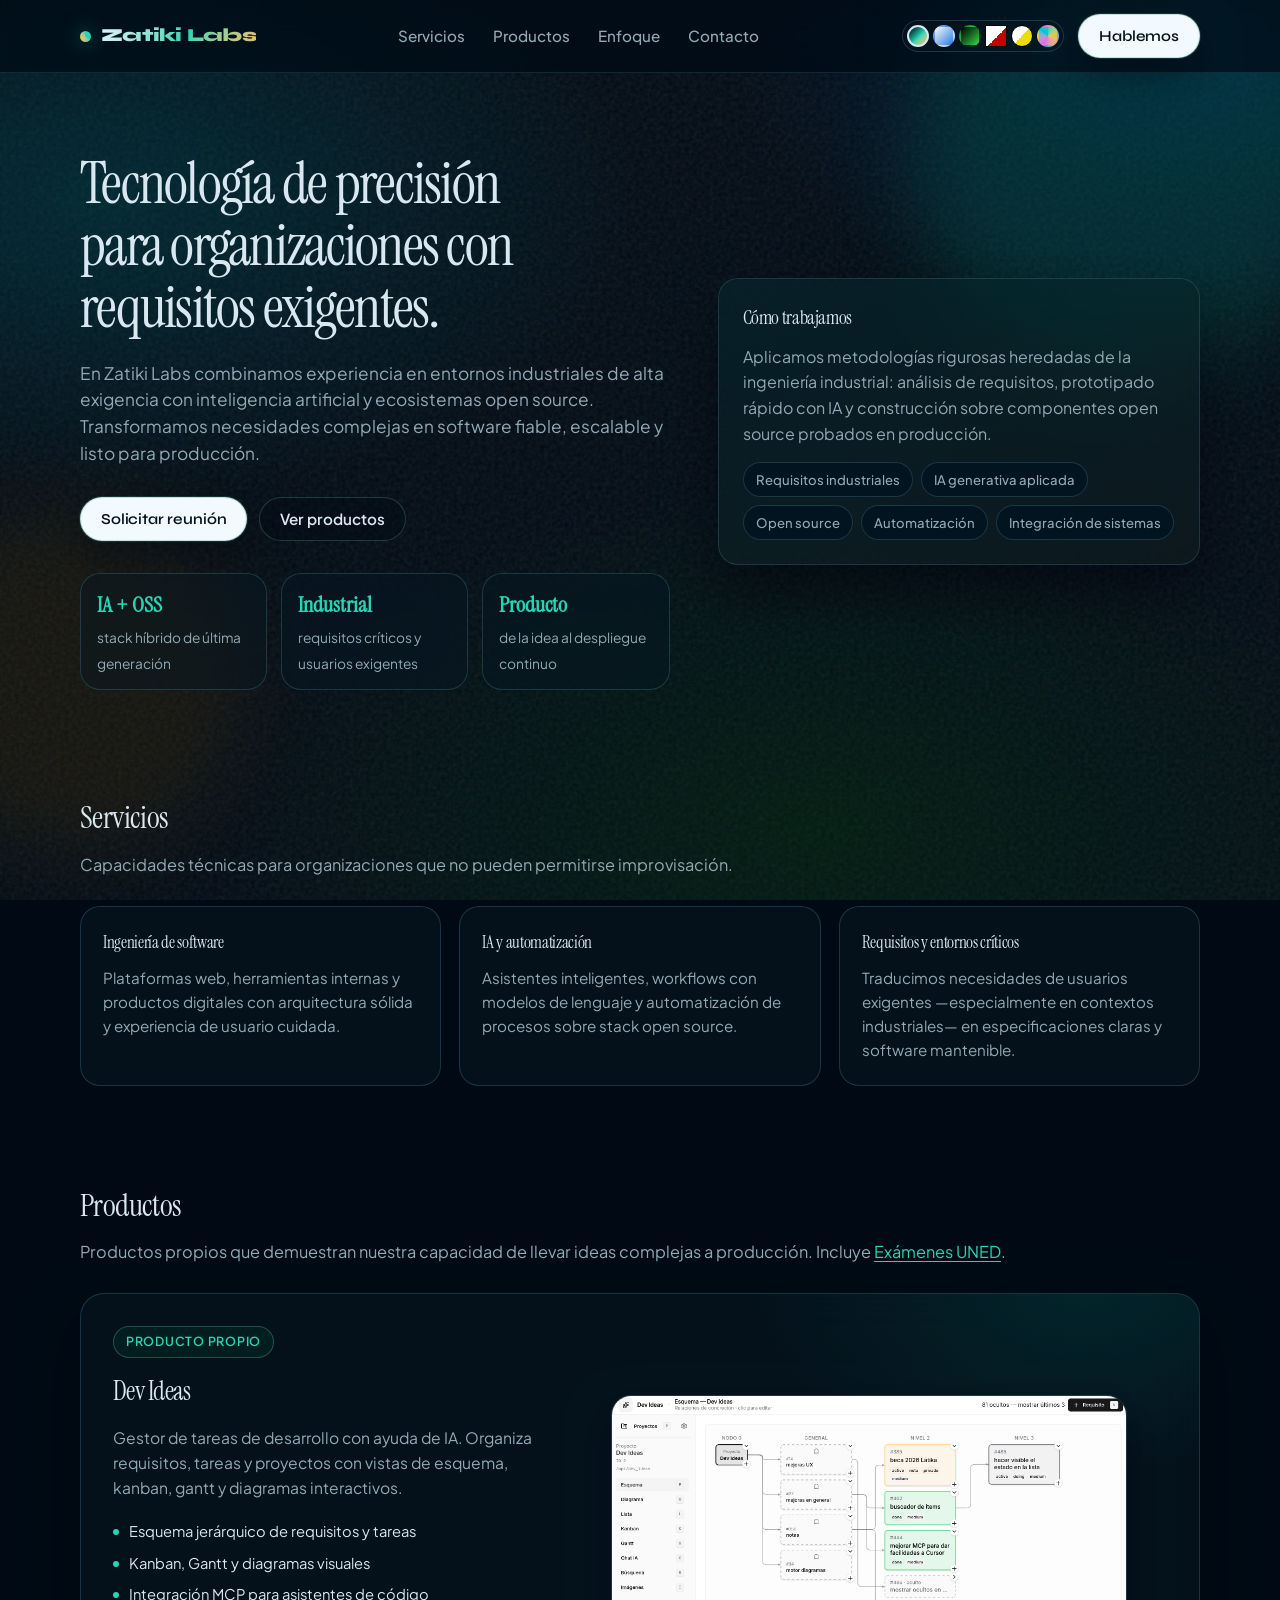
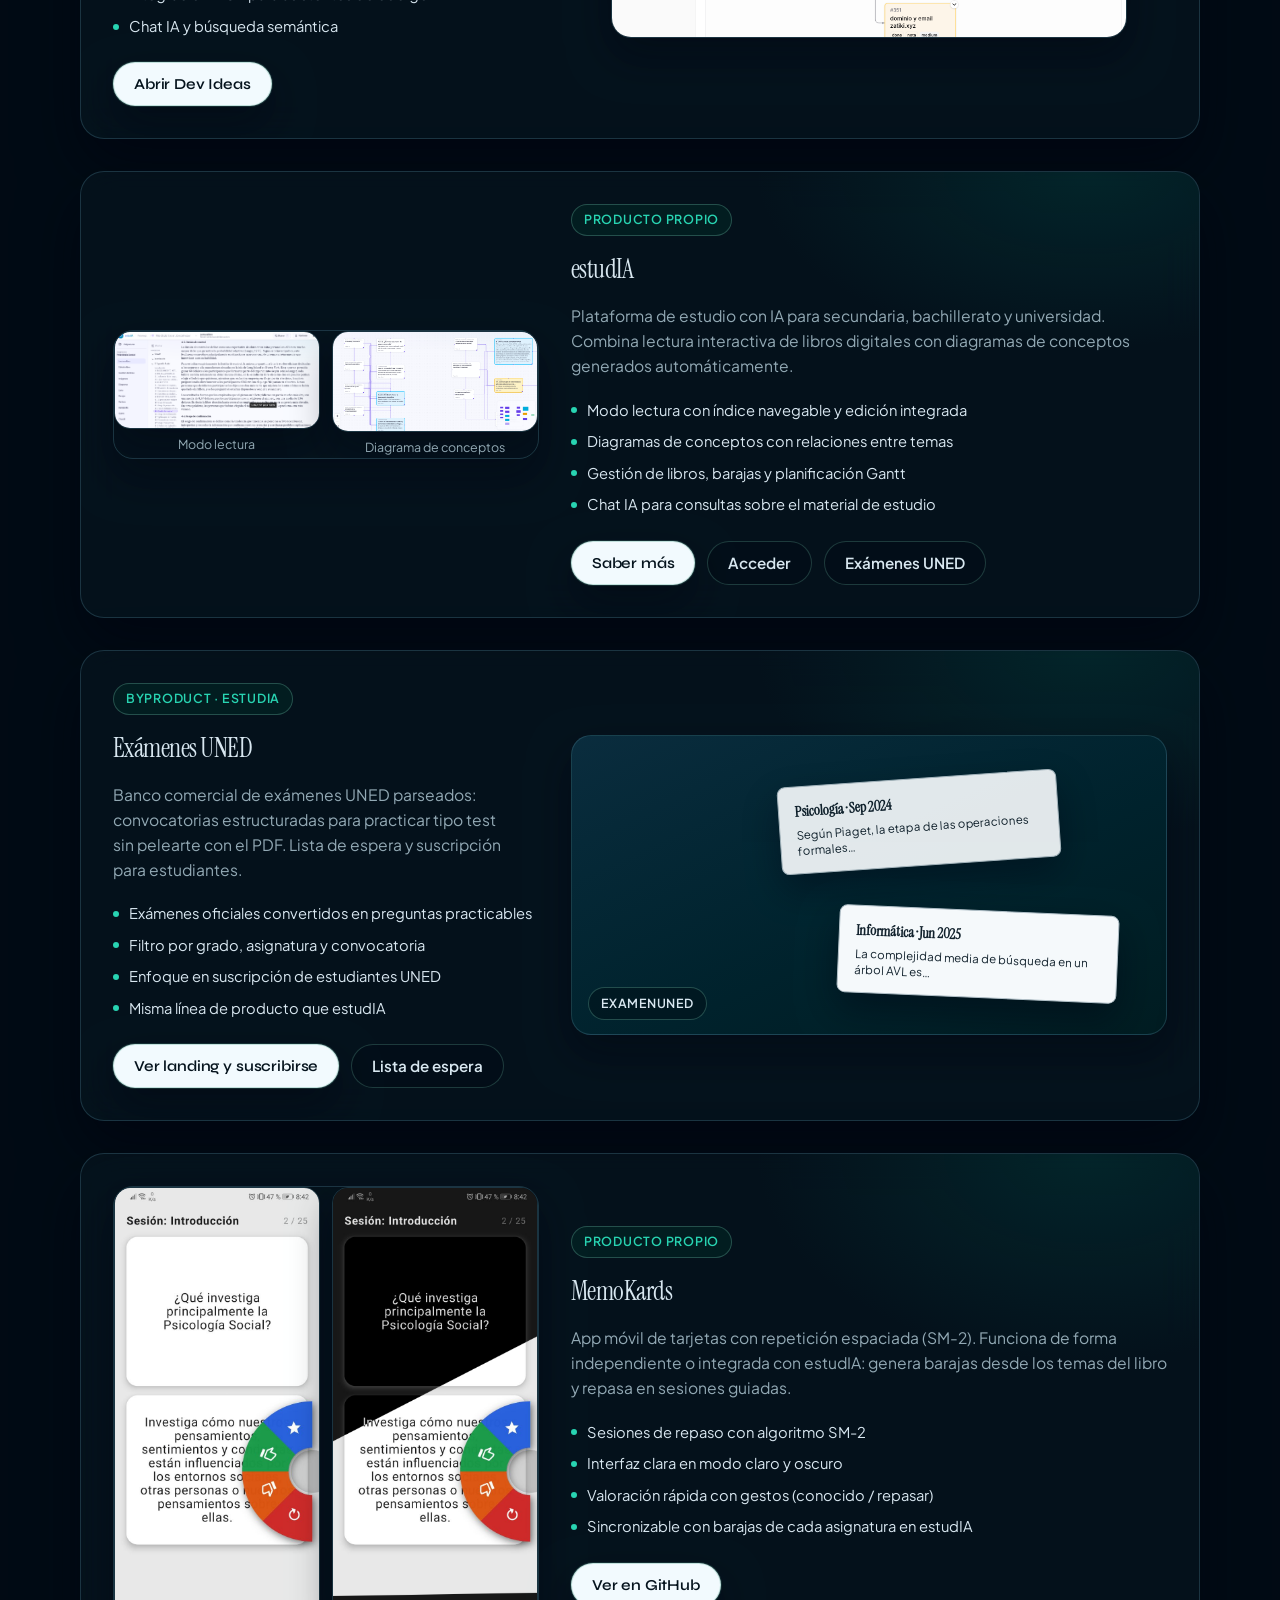
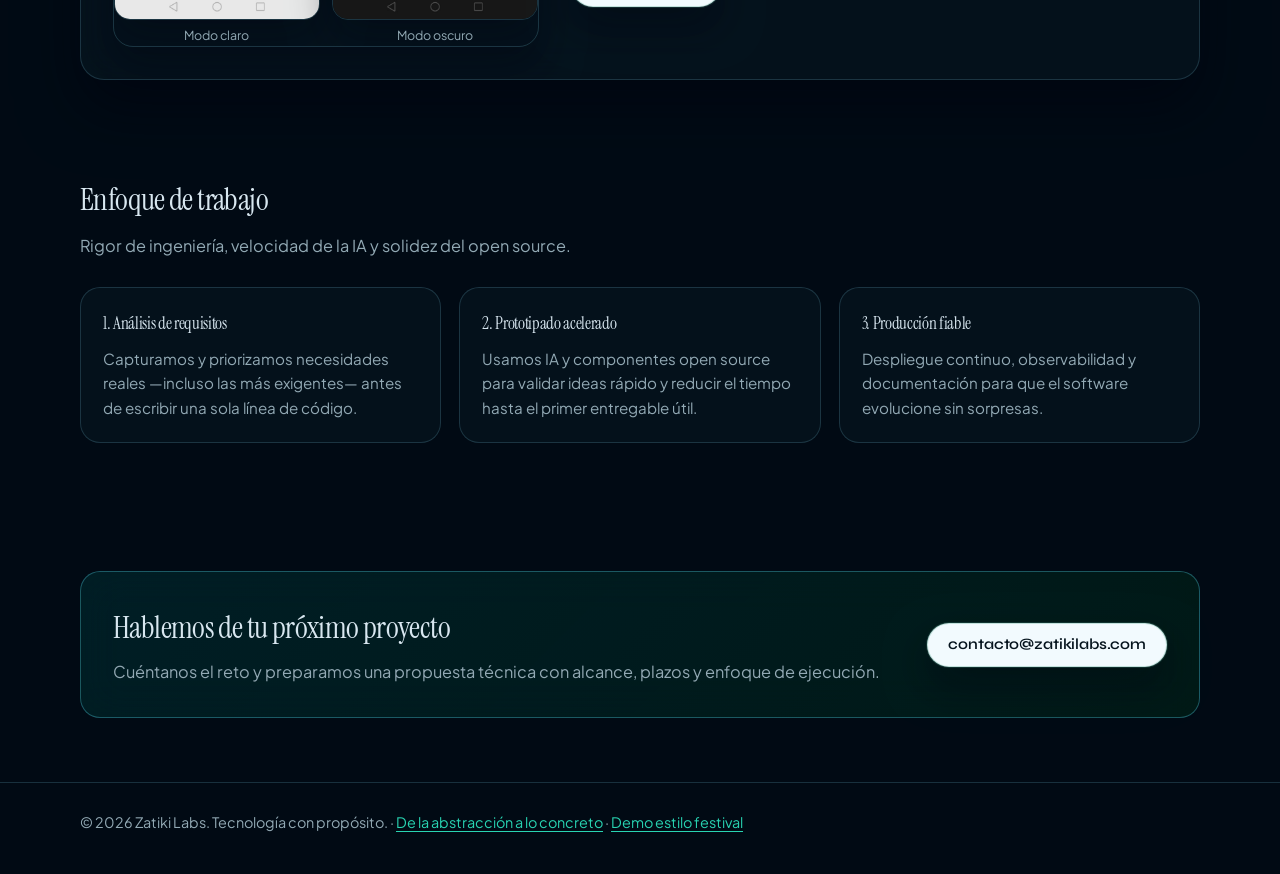
<file: index.html>
<!doctype html>
<html lang="es" data-theme="nocturne">
<head>
  <meta charset="utf-8">
  <meta name="viewport" content="width=device-width, initial-scale=1">
  <title>Zatiki Labs</title>
  <meta name="description" content="Zatiki Labs: ingeniería digital con IA y open source para organizaciones con requisitos exigentes. Experiencia en entornos industriales y productos propios de alto impacto.">
  <link rel="preconnect" href="https://fonts.googleapis.com">
  <link rel="preconnect" href="https://fonts.gstatic.com" crossorigin>
  <link href="https://fonts.googleapis.com/css2?family=Archivo+Black&family=Fraunces:ital,opsz,wght@9..144,500;9..144,700;9..144,800&family=IBM+Plex+Mono:wght@400;500;600;700&family=Instrument+Sans:ital,wght@0,400;0,500;0,600;0,700;1,400&family=Instrument+Serif:ital@0;1&family=Plus+Jakarta+Sans:ital,wght@0,400;0,500;0,600;0,700;1,400&family=Space+Grotesk:wght@500;600;700&family=Syne:wght@500;600;700;800&display=swap" rel="stylesheet">
  <style>
    @layer reset, tokens, base, layout, components, utilities;

    @layer tokens {
      @property --glow-angle {
        syntax: "<angle>";
        inherits: false;
        initial-value: 0deg;
      }

      @property --aurora-shift {
        syntax: "<percentage>";
        inherits: false;
        initial-value: 0%;
      }

      @property --mesh-hue {
        syntax: "<number>";
        inherits: false;
        initial-value: 200;
      }

      :root,
      [data-theme="luminous"] {
        color-scheme: light;
        --bg: oklch(98.5% 0.008 85);
        --bg-soft: oklch(96% 0.012 85);
        --surface: oklch(100% 0 0);
        --tx: oklch(22% 0.03 265);
        --muted: oklch(48% 0.03 265);
        --brand: oklch(58% 0.18 255);
        --brand-2: oklch(52% 0.22 285);
        --accent: oklch(62% 0.14 165);
        --line: oklch(88% 0.02 265);
        --shadow: 0 20px 50px oklch(30% 0.04 265 / 0.08);
        --shadow-lg: 0 32px 80px oklch(30% 0.06 265 / 0.12);
        --radius: 18px;
        --font-display: "Fraunces", Georgia, serif;
        --font-body: "Instrument Sans", system-ui, sans-serif;
        --bg-glow-1: oklch(88% 0.08 255 / 0.45);
        --bg-glow-2: oklch(90% 0.06 165 / 0.35);
        --card-overlay: linear-gradient(145deg, oklch(58% 0.18 255 / 0.06), oklch(62% 0.14 165 / 0.04));
        --product-glow: oklch(58% 0.18 255 / 0.08);
        --badge-bg: oklch(58% 0.18 255 / 0.1);
        --badge-border: oklch(58% 0.18 255 / 0.2);
        --cta-bg: linear-gradient(135deg, oklch(58% 0.18 255 / 0.08), oklch(62% 0.14 165 / 0.06));
        --btn-shadow: oklch(52% 0.22 285 / 0.28);
        --btn-shadow-hover: oklch(52% 0.22 285 / 0.35);
        --logo-glow: oklch(58% 0.18 255 / 0.5);
        --heading-gradient: linear-gradient(135deg, var(--tx) 30%, var(--brand) 100%);
        --btn-text: white;
        --header-bg: color-mix(in oklch, var(--surface) 82%, transparent);
        --glow-angle: 0deg;
        --aurora-shift: 0%;
        --mesh-hue: 200;
        --atmosphere: none;
        --atmosphere-grain-opacity: 0;
        --layout-hero: "default";
        --type-tracking: -0.02em;
        --type-transform: none;
        --btn-radius: var(--radius);
        --logo-gradient: none;
      }

      [data-theme="signal"] {
        color-scheme: dark;
        --bg: oklch(12% 0.03 145);
        --bg-soft: oklch(16% 0.04 145);
        --surface: oklch(14% 0.035 145);
        --tx: oklch(88% 0.18 145);
        --muted: oklch(62% 0.1 145);
        --brand: oklch(78% 0.22 145);
        --brand-2: oklch(72% 0.18 160);
        --accent: oklch(85% 0.2 130);
        --line: oklch(35% 0.08 145);
        --shadow: 0 0 0 1px oklch(78% 0.22 145 / 0.35);
        --shadow-lg: 0 0 40px oklch(78% 0.22 145 / 0.2);
        --radius: 2px;
        --font-display: "IBM Plex Mono", ui-monospace, monospace;
        --font-body: "IBM Plex Mono", ui-monospace, monospace;
        --bg-glow-1: oklch(40% 0.16 145 / 0.25);
        --bg-glow-2: oklch(30% 0.1 160 / 0.2);
        --card-overlay: linear-gradient(180deg, oklch(78% 0.22 145 / 0.06), transparent 40%);
        --product-glow: oklch(78% 0.22 145 / 0.15);
        --badge-bg: oklch(20% 0.06 145);
        --badge-border: oklch(78% 0.22 145);
        --cta-bg: oklch(16% 0.05 145);
        --btn-shadow: oklch(78% 0.22 145 / 0.4);
        --btn-shadow-hover: oklch(78% 0.22 145 / 0.6);
        --logo-glow: oklch(78% 0.22 145 / 0.8);
        --heading-gradient: none;
        --btn-text: oklch(12% 0.03 145);
        --header-bg: color-mix(in oklch, var(--bg) 88%, transparent);
        --layout-hero: "stack";
        --type-tracking: 0.04em;
        --type-transform: uppercase;
      }

      [data-theme="atelier"] {
        color-scheme: light;
        --bg: oklch(98% 0 0);
        --bg-soft: oklch(94% 0 0);
        --surface: oklch(100% 0 0);
        --tx: oklch(8% 0 0);
        --muted: oklch(40% 0 0);
        --brand: oklch(48% 0.24 25);
        --brand-2: oklch(35% 0.2 25);
        --accent: oklch(8% 0 0);
        --line: oklch(8% 0 0);
        --shadow: none;
        --shadow-lg: none;
        --radius: 0px;
        --font-display: "Archivo Black", Impact, sans-serif;
        --font-body: "Instrument Sans", system-ui, sans-serif;
        --bg-glow-1: transparent;
        --bg-glow-2: transparent;
        --card-overlay: none;
        --product-glow: transparent;
        --badge-bg: var(--brand);
        --badge-border: var(--tx);
        --cta-bg: oklch(96% 0 0);
        --btn-shadow: none;
        --btn-shadow-hover: none;
        --logo-glow: transparent;
        --heading-gradient: none;
        --btn-text: oklch(100% 0 0);
        --header-bg: var(--bg);
        --layout-hero: "split-reverse";
        --type-tracking: -0.04em;
        --type-transform: uppercase;
      }

      [data-theme="brutalist"] {
        color-scheme: light;
        --bg: oklch(100% 0 0);
        --bg-soft: oklch(96% 0 0);
        --surface: oklch(100% 0 0);
        --tx: oklch(10% 0 0);
        --muted: oklch(35% 0 0);
        --brand: oklch(88% 0.2 105);
        --brand-2: oklch(82% 0.22 100);
        --accent: oklch(10% 0 0);
        --line: oklch(10% 0 0);
        --shadow: 4px 4px 0 oklch(10% 0 0);
        --shadow-lg: 6px 6px 0 oklch(10% 0 0);
        --radius: 0px;
        --font-display: "Space Grotesk", system-ui, sans-serif;
        --font-body: "Space Grotesk", system-ui, sans-serif;
        --bg-glow-1: transparent;
        --bg-glow-2: transparent;
        --card-overlay: none;
        --product-glow: transparent;
        --badge-bg: var(--brand);
        --badge-border: oklch(10% 0 0);
        --cta-bg: var(--brand);
        --btn-shadow: none;
        --btn-shadow-hover: none;
        --logo-glow: transparent;
        --heading-gradient: none;
        --btn-text: oklch(10% 0 0);
        --header-bg: var(--surface);
        --layout-hero: "default";
        --type-tracking: -0.02em;
        --type-transform: uppercase;
      }

      [data-theme="prism"] {
        color-scheme: dark;
        --bg: oklch(18% 0.04 300);
        --bg-soft: oklch(22% 0.05 300);
        --surface: oklch(24% 0.05 300 / 0.72);
        --tx: oklch(97% 0.01 100);
        --muted: oklch(78% 0.04 300);
        --brand: oklch(72% 0.2 330);
        --brand-2: oklch(75% 0.18 200);
        --accent: oklch(85% 0.16 95);
        --line: oklch(55% 0.12 300 / 0.45);
        --shadow: 12px 18px 0 oklch(72% 0.2 330 / 0.35);
        --shadow-lg: 18px 28px 0 oklch(75% 0.18 200 / 0.3);
        --radius: 28px;
        --font-display: "Syne", system-ui, sans-serif;
        --font-body: "Instrument Sans", system-ui, sans-serif;
        --bg-glow-1: oklch(50% 0.2 330 / 0.4);
        --bg-glow-2: oklch(48% 0.16 200 / 0.35);
        --card-overlay: linear-gradient(135deg, oklch(72% 0.2 330 / 0.18), oklch(75% 0.18 200 / 0.12));
        --product-glow: oklch(72% 0.2 330 / 0.2);
        --badge-bg: oklch(72% 0.2 330 / 0.2);
        --badge-border: oklch(75% 0.18 200 / 0.5);
        --cta-bg: linear-gradient(120deg, oklch(72% 0.2 330 / 0.2), oklch(75% 0.18 200 / 0.18));
        --btn-shadow: oklch(72% 0.2 330 / 0.45);
        --btn-shadow-hover: oklch(75% 0.18 200 / 0.5);
        --logo-glow: oklch(85% 0.16 95 / 0.7);
        --heading-gradient: linear-gradient(110deg, oklch(97% 0.01 100), oklch(72% 0.2 330) 45%, oklch(75% 0.18 200));
        --btn-text: oklch(12% 0.02 300);
        --header-bg: color-mix(in oklch, var(--bg) 70%, transparent);
        --atmosphere: block;
        --atmosphere-grain-opacity: 0.12;
        --layout-hero: "skew";
        --type-tracking: -0.03em;
        --type-transform: none;
        --btn-radius: 999px;
      }

      /* Nocturne — atmósfera tipo estudIA /login (aurora + grain + orbs) */
      [data-theme="nocturne"] {
        color-scheme: dark;
        --bg: oklch(14% 0.03 240);
        --bg-soft: oklch(18% 0.035 235);
        --surface: oklch(20% 0.03 240 / 0.55);
        --tx: oklch(92% 0.02 230);
        --muted: oklch(72% 0.03 230);
        --brand: oklch(78% 0.14 175);
        --brand-2: oklch(82% 0.12 85);
        --accent: oklch(78% 0.14 175);
        --line: oklch(55% 0.06 220 / 0.35);
        --shadow: 0 18px 40px oklch(10% 0.04 240 / 0.45);
        --shadow-lg: 0 28px 60px oklch(8% 0.05 240 / 0.55);
        --radius: 20px;
        --font-display: "Instrument Serif", ui-serif, Georgia, serif;
        --font-body: "Plus Jakarta Sans", system-ui, sans-serif;
        --bg-glow-1: transparent;
        --bg-glow-2: transparent;
        --card-overlay: linear-gradient(160deg, oklch(45% 0.1 185 / 0.12), oklch(40% 0.08 85 / 0.06));
        --product-glow: oklch(45% 0.14 185 / 0.22);
        --badge-bg: oklch(30% 0.06 175 / 0.35);
        --badge-border: oklch(70% 0.08 175 / 0.35);
        --cta-bg: linear-gradient(135deg, oklch(28% 0.06 200 / 0.5), oklch(26% 0.08 160 / 0.4));
        --btn-shadow: oklch(10% 0.04 240 / 0.45);
        --btn-shadow-hover: oklch(12% 0.05 240 / 0.55);
        --logo-glow: oklch(78% 0.14 175 / 0.55);
        --heading-gradient: none;
        --btn-text: oklch(18% 0.03 240);
        --header-bg: color-mix(in oklch, var(--bg) 72%, transparent);
        --atmosphere: block;
        --atmosphere-grain-opacity: 0.18;
        --layout-hero: "nocturne";
        --type-tracking: -0.02em;
        --type-transform: none;
        --btn-radius: 999px;
        --logo-gradient: linear-gradient(120deg, oklch(96% 0.02 230), var(--brand) 55%, var(--brand-2));
      }

      :root {
        --max: 1120px;
      }
    }

    @layer reset {
      *, *::before, *::after { box-sizing: border-box; }
    }

    @layer base {
      body {
        margin: 0;
        font-family: var(--font-body);
        color: var(--tx);
        background:
          radial-gradient(ellipse 80% 50% at 90% -5%, var(--bg-glow-1), transparent 55%),
          radial-gradient(ellipse 60% 40% at -5% 40%, var(--bg-glow-2), transparent 50%),
          var(--bg);
        line-height: 1.6;
        text-rendering: optimizeLegibility;
        -webkit-font-smoothing: antialiased;
        transition: background 400ms ease, color 300ms ease;
        position: relative;
        isolation: isolate;
      }

      .atmosphere {
        display: var(--atmosphere, none);
        position: fixed;
        inset: 0;
        z-index: -1;
        pointer-events: none;
        overflow: hidden;
      }

      .atmosphere-aurora {
        position: absolute;
        inset: -20%;
        background:
          radial-gradient(ellipse 50% 40% at calc(20% + var(--aurora-shift)) 30%, oklch(35% 0.12 200 / 0.45), transparent 60%),
          radial-gradient(ellipse 45% 35% at calc(80% - var(--aurora-shift)) 20%, oklch(32% 0.1 250 / 0.4), transparent 55%),
          radial-gradient(ellipse 55% 45% at 60% calc(80% - var(--aurora-shift)), oklch(28% 0.14 160 / 0.35), transparent 60%);
        animation: aurora-drift 18s ease-in-out infinite alternate;
      }

      [data-theme="prism"] .atmosphere-aurora {
        background:
          radial-gradient(ellipse 50% 40% at calc(15% + var(--aurora-shift)) 25%, oklch(45% 0.2 330 / 0.4), transparent 60%),
          radial-gradient(ellipse 45% 35% at calc(85% - var(--aurora-shift)) 15%, oklch(42% 0.16 200 / 0.35), transparent 55%),
          radial-gradient(ellipse 55% 45% at 55% 75%, oklch(48% 0.14 95 / 0.25), transparent 60%);
      }

      .atmosphere-grain {
        position: absolute;
        inset: 0;
        opacity: var(--atmosphere-grain-opacity, 0);
        mix-blend-mode: overlay;
        background-image: url("data:image/svg+xml,%3Csvg viewBox='0 0 256 256' xmlns='http://www.w3.org/2000/svg'%3E%3Cfilter id='n'%3E%3CfeTurbulence type='fractalNoise' baseFrequency='0.85' numOctaves='4' stitchTiles='stitch'/%3E%3C/filter%3E%3Crect width='100%25' height='100%25' filter='url(%23n)' opacity='0.55'/%3E%3C/svg%3E");
      }

      .atmosphere-orb {
        position: absolute;
        border-radius: 50%;
        filter: blur(40px);
        opacity: 0.55;
      }

      .atmosphere-orb-a {
        width: min(42vw, 28rem);
        height: min(42vw, 28rem);
        top: -8%;
        right: -6%;
        background: oklch(45% 0.16 185 / 0.5);
        animation: aurora-drift 22s ease-in-out infinite alternate-reverse;
      }

      .atmosphere-orb-b {
        width: min(36vw, 22rem);
        height: min(36vw, 22rem);
        bottom: 5%;
        left: -8%;
        background: oklch(40% 0.12 85 / 0.35);
        animation: aurora-drift 16s ease-in-out infinite alternate;
      }

      [data-theme="prism"] .atmosphere-orb-a {
        background: oklch(55% 0.22 330 / 0.45);
      }

      [data-theme="prism"] .atmosphere-orb-b {
        background: oklch(50% 0.18 200 / 0.4);
      }

      @keyframes aurora-drift {
        from { transform: translate3d(0, 0, 0) scale(1); --aurora-shift: 0%; }
        to { transform: translate3d(2%, 3%, 0) scale(1.04); --aurora-shift: 8%; }
      }

      a { color: inherit; text-decoration: none; }

      h1, h2, h3, h4 {
        font-family: var(--font-display);
        font-weight: 700;
        text-wrap: balance;
      }

      [data-theme="nocturne"] h1,
      [data-theme="nocturne"] h2,
      [data-theme="nocturne"] h3,
      [data-theme="nocturne"] h4 {
        font-weight: 400;
        letter-spacing: var(--type-tracking);
      }

      [data-theme="luminous"] h1,
      [data-theme="luminous"] h2,
      [data-theme="luminous"] h3,
      [data-theme="luminous"] h4 {
        font-variation-settings: "opsz" 72;
      }

      [data-theme="brutalist"] h1,
      [data-theme="brutalist"] h2,
      [data-theme="brutalist"] h3,
      [data-theme="brutalist"] h4,
      [data-theme="atelier"] h1,
      [data-theme="atelier"] h2,
      [data-theme="atelier"] h3,
      [data-theme="atelier"] h4,
      [data-theme="signal"] h1,
      [data-theme="signal"] h2,
      [data-theme="signal"] h3,
      [data-theme="signal"] h4 {
        text-transform: var(--type-transform);
        letter-spacing: var(--type-tracking);
      }

      html[data-theme="signal"] body {
        background-image:
          repeating-linear-gradient(
            0deg,
            transparent,
            transparent 2px,
            oklch(0% 0 0 / 0.15) 2px,
            oklch(0% 0 0 / 0.15) 3px
          ),
          radial-gradient(ellipse 80% 50% at 90% -5%, var(--bg-glow-1), transparent 55%),
          radial-gradient(ellipse 60% 40% at -5% 40%, var(--bg-glow-2), transparent 50%),
          var(--bg);
      }

      html[data-theme="nocturne"] body {
        background: var(--bg);
      }

      html[data-theme="atelier"] .hero {
        grid-template-columns: 0.85fr 1.15fr;
        border-top: 4px solid var(--tx);
        border-bottom: 4px solid var(--tx);
        padding-block: 56px;
      }

      html[data-theme="atelier"] .hero > div:first-child {
        order: 2;
      }

      html[data-theme="atelier"] h1 {
        font-size: clamp(2.8rem, 7vw, 5rem);
        line-height: 0.92;
        max-width: 10ch;
      }

      html[data-theme="atelier"] .card,
      html[data-theme="atelier"] .hero-card,
      html[data-theme="atelier"] .product-card {
        border-width: 2px;
      }

      html[data-theme="atelier"] .section-title {
        border-left: 8px solid var(--brand);
        padding-left: 16px;
      }

      html[data-theme="signal"] .hero {
        grid-template-columns: 1fr;
        gap: 28px;
      }

      html[data-theme="signal"] h1 {
        font-size: clamp(1.8rem, 4vw, 2.6rem);
        line-height: 1.25;
        border-left: 3px solid var(--brand);
        padding-left: 16px;
      }

      html[data-theme="signal"] .card,
      html[data-theme="signal"] .hero-card,
      html[data-theme="signal"] .product-card {
        border-style: dashed;
        box-shadow: inset 0 0 0 1px oklch(78% 0.22 145 / 0.2);
      }

      html[data-theme="prism"] .hero {
        gap: 36px;
      }

      html[data-theme="prism"] .hero-card,
      html[data-theme="prism"] .card,
      html[data-theme="prism"] .product-card {
        transform: rotate(-0.6deg);
        backdrop-filter: blur(18px) saturate(1.3);
      }

      html[data-theme="prism"] .product-card:nth-child(even) {
        transform: rotate(0.7deg);
      }

      html[data-theme="prism"] h1 {
        font-size: clamp(2.6rem, 5.5vw, 4.2rem);
        letter-spacing: var(--type-tracking);
      }

      html[data-theme="nocturne"] .hero-card,
      html[data-theme="nocturne"] .card,
      html[data-theme="nocturne"] .product-card,
      html[data-theme="nocturne"] .kpi,
      html[data-theme="nocturne"] .cta {
        backdrop-filter: blur(20px) saturate(1.2);
        background: color-mix(in oklch, var(--surface) 88%, transparent);
        border-color: color-mix(in oklch, var(--line) 80%, var(--brand));
      }

      html[data-theme="nocturne"] h1 {
        font-size: clamp(2.2rem, 5vw, 3.4rem);
        line-height: 1.12;
        color: var(--tx);
        background: none;
        -webkit-text-fill-color: var(--tx);
      }

      html[data-theme="nocturne"] .lead {
        font-size: 1.05rem;
        line-height: 1.55;
      }

      html[data-theme="nocturne"] .section-title {
        font-size: clamp(1.8rem, 3vw, 2.4rem);
      }

      p { text-wrap: pretty; }
    }

    @layer layout {
      .wrap { width: min(var(--max), 92vw); margin: 0 auto; }

      header {
        position: sticky;
        top: 0;
        z-index: 20;
        backdrop-filter: blur(16px) saturate(1.4);
        background: var(--header-bg);
        border-bottom: 1px solid color-mix(in oklch, var(--line) 70%, transparent);
        transition: background 300ms ease, border-color 300ms ease;
      }

      .nav {
        display: flex;
        align-items: center;
        justify-content: space-between;
        min-height: 72px;
        gap: 16px;
      }

      .nav-end {
        display: flex;
        align-items: center;
        gap: 12px;
      }

      .hero {
        padding: 80px 0 56px;
        display: grid;
        grid-template-columns: 1.1fr 0.9fr;
        gap: 48px;
        align-items: center;
      }

      section { padding: 48px 0; }

      footer {
        border-top: 1px solid var(--line);
        color: var(--muted);
        padding: 28px 0 40px;
        font-size: 0.9rem;
      }

      footer a {
        color: var(--brand);
        text-decoration: underline;
        text-underline-offset: 3px;
      }
    }

    @layer components {
      .logo {
        font-family: var(--font-display);
        font-weight: 800;
        font-size: 1.15rem;
        letter-spacing: -0.02em;
        display: inline-flex;
        gap: 10px;
        align-items: center;
      }

      [data-theme="nocturne"] .logo {
        font-family: Syne, "Plus Jakarta Sans", sans-serif;
        font-weight: 800;
        letter-spacing: -0.04em;
      }

      [data-theme="nocturne"] .logo > span:last-child {
        background: var(--logo-gradient);
        -webkit-background-clip: text;
        background-clip: text;
        color: transparent;
      }

      .logo-dot {
        width: 11px;
        height: 11px;
        border-radius: 50%;
        background: conic-gradient(from var(--glow-angle), var(--brand), var(--accent), var(--brand-2), var(--brand));
        box-shadow: 0 0 20px var(--logo-glow);
        animation: spin-glow 6s linear infinite;
      }

      [data-theme="brutalist"] .logo-dot {
        border-radius: 0;
        width: 12px;
        height: 12px;
        animation: none;
        background: var(--brand);
        border: 2px solid var(--tx);
      }

      @keyframes spin-glow {
        to { --glow-angle: 360deg; }
      }

      .nav-links {
        display: flex;
        gap: 28px;
        color: var(--muted);
        font-size: 0.95rem;
        font-weight: 500;
      }

      .nav-links a { transition: color 160ms ease; }
      .nav-links a:hover { color: var(--tx); }

      .theme-switcher {
        display: flex;
        align-items: center;
        gap: 4px;
        padding: 4px;
        border: 1px solid var(--line);
        border-radius: calc(var(--radius) + 4px);
        background: color-mix(in oklch, var(--surface) 70%, transparent);
      }

      .theme-switcher legend {
        position: absolute;
        width: 1px;
        height: 1px;
        padding: 0;
        margin: -1px;
        overflow: hidden;
        clip: rect(0, 0, 0, 0);
        border: 0;
      }

      .theme-btn {
        width: 22px;
        height: 22px;
        padding: 0;
        border: 2px solid transparent;
        border-radius: 50%;
        cursor: pointer;
        transition: transform 150ms ease, border-color 150ms ease, box-shadow 150ms ease;
      }

      [data-theme="brutalist"] .theme-switcher {
        border-radius: 0;
      }

      [data-theme="brutalist"] .theme-btn {
        border-radius: 0;
      }

      .theme-btn:hover { transform: scale(1.12); }

      .theme-btn[aria-pressed="true"] {
        border-color: var(--tx);
        box-shadow: 0 0 0 2px color-mix(in oklch, var(--surface) 80%, transparent);
      }

      .theme-btn[data-theme="luminous"] { background: linear-gradient(135deg, oklch(98% 0.01 85), oklch(58% 0.18 255)); }
      .theme-btn[data-theme="signal"] { background: linear-gradient(135deg, oklch(12% 0.03 145), oklch(78% 0.22 145)); }
      .theme-btn[data-theme="atelier"] { background: linear-gradient(135deg, white 55%, oklch(48% 0.24 25) 55%); border: 1px solid black; border-radius: 0; }
      .theme-btn[data-theme="brutalist"] { background: linear-gradient(135deg, white 50%, oklch(88% 0.2 105) 50%); border: 1px solid black; }
      .theme-btn[data-theme="prism"] { background: conic-gradient(from 210deg, oklch(72% 0.2 330), oklch(75% 0.18 200), oklch(85% 0.16 95), oklch(72% 0.2 330)); }
      .theme-btn[data-theme="nocturne"] { background: linear-gradient(135deg, oklch(14% 0.03 240), oklch(78% 0.14 175) 55%, oklch(82% 0.12 85)); }

      .btn {
        display: inline-flex;
        align-items: center;
        justify-content: center;
        min-height: 44px;
        padding: 0 20px;
        border-radius: var(--btn-radius, var(--radius));
        border: 1px solid transparent;
        font-weight: 600;
        font-size: 0.95rem;
        transition: transform 160ms ease, box-shadow 160ms ease, filter 160ms ease, background 300ms ease, color 300ms ease;
      }

      .btn-primary {
        background: linear-gradient(135deg, var(--brand), var(--brand-2));
        color: var(--btn-text);
        box-shadow: 0 8px 24px var(--btn-shadow);
      }

      [data-theme="nocturne"] .btn-primary {
        background: oklch(98% 0.01 230);
        color: var(--btn-text);
        border: 1px solid oklch(70% 0.08 175 / 0.35);
        box-shadow:
          0 0 0 1px oklch(80% 0.1 175 / 0.15),
          0 18px 40px var(--btn-shadow);
        font-family: Syne, "Plus Jakarta Sans", sans-serif;
        letter-spacing: -0.01em;
      }

      [data-theme="nocturne"] .btn-primary:hover {
        filter: none;
        box-shadow:
          0 0 0 1px oklch(85% 0.12 175 / 0.35),
          0 22px 48px var(--btn-shadow-hover);
      }

      [data-theme="nocturne"] .btn-ghost {
        border-color: oklch(70% 0.08 175 / 0.28);
        background: color-mix(in oklch, var(--bg) 40%, transparent);
      }

      [data-theme="brutalist"] .btn-primary {
        background: var(--brand);
        border: 2px solid var(--tx);
        box-shadow: var(--shadow);
      }

      [data-theme="atelier"] .btn-primary {
        background: var(--brand);
        border: 2px solid var(--tx);
        border-radius: 0;
        box-shadow: none;
      }

      [data-theme="signal"] .btn-primary {
        background: var(--brand);
        color: var(--btn-text);
        border: 1px solid var(--brand);
        border-radius: 2px;
        box-shadow: 0 0 18px var(--btn-shadow);
        font-family: var(--font-body);
        text-transform: uppercase;
        letter-spacing: 0.06em;
      }

      [data-theme="prism"] .btn-primary {
        background: linear-gradient(120deg, var(--brand), var(--brand-2));
        border-radius: 999px;
      }

      .btn-primary:hover {
        transform: translateY(-2px);
        box-shadow: 0 12px 32px var(--btn-shadow-hover);
        filter: brightness(1.04);
      }

      [data-theme="brutalist"] .btn-primary:hover {
        filter: none;
        box-shadow: var(--shadow-lg);
      }

      .btn-ghost {
        border-color: var(--line);
        color: var(--tx);
        background: color-mix(in oklch, var(--surface) 60%, transparent);
      }

      .btn-ghost:hover {
        background: var(--surface);
        border-color: color-mix(in oklch, var(--brand) 30%, var(--line));
      }

      h1 {
        font-size: clamp(2.4rem, 4.8vw, 3.6rem);
        line-height: 1.08;
        margin: 0 0 20px;
        letter-spacing: -0.03em;
      }

      html:not([data-theme="brutalist"]):not([data-theme="nocturne"]) h1 {
        background: var(--heading-gradient);
        -webkit-background-clip: text;
        background-clip: text;
        -webkit-text-fill-color: transparent;
      }

      [data-theme="brutalist"] h1 {
        background: none;
        -webkit-text-fill-color: var(--tx);
        color: var(--tx);
      }

      .lead {
        color: var(--muted);
        margin: 0 0 30px;
        max-width: 56ch;
        font-size: 1.08rem;
      }

      .hero-actions { display: flex; gap: 12px; flex-wrap: wrap; }

      .kpis {
        margin-top: 32px;
        display: grid;
        grid-template-columns: repeat(3, minmax(0, 1fr));
        gap: 14px;
      }

      .kpi {
        border: 1px solid var(--line);
        background: color-mix(in oklch, var(--surface) 80%, transparent);
        border-radius: var(--radius);
        padding: 14px 16px;
        transition: box-shadow 200ms ease, transform 200ms ease, background 300ms ease;
      }

      .kpi:hover {
        box-shadow: var(--shadow);
        transform: translateY(-2px);
      }

      [data-theme="brutalist"] .kpi:hover {
        transform: translate(-2px, -2px);
      }

      .kpi strong {
        display: block;
        font-family: var(--font-display);
        font-size: 1.35rem;
        margin-bottom: 2px;
        color: var(--brand);
      }

      [data-theme="brutalist"] .kpi strong { color: var(--tx); }

      .kpi span { color: var(--muted); font-size: 0.86rem; }

      .hero-card,
      .card,
      .product-card {
        transition: box-shadow 200ms ease, transform 200ms ease, border-color 200ms ease, background 300ms ease;
      }

      .hero-card {
        background: var(--surface);
        border: 1px solid var(--line);
        border-radius: var(--radius);
        padding: 24px;
        box-shadow: var(--shadow-lg);
        position: relative;
        overflow: hidden;
      }

      .hero-card::before {
        content: "";
        position: absolute;
        inset: 0;
        background: var(--card-overlay);
        pointer-events: none;
      }

      .hero-card > * { position: relative; }

      .hero-card h3 { margin: 0 0 10px; font-size: 1.2rem; }
      .hero-card p { margin: 0; color: var(--muted); }

      .stack {
        margin-top: 16px;
        display: flex;
        flex-wrap: wrap;
        gap: 8px;
      }

      .chip {
        border: 1px solid var(--line);
        background: var(--bg-soft);
        color: var(--muted);
        border-radius: 999px;
        padding: 6px 12px;
        font-size: 0.82rem;
        font-weight: 500;
      }

      [data-theme="brutalist"] .chip { border-radius: 0; }

      .section-title {
        margin: 0 0 8px;
        font-size: clamp(1.6rem, 2.4vw, 2.1rem);
        letter-spacing: -0.02em;
      }

      .section-sub {
        margin: 0 0 28px;
        color: var(--muted);
        font-size: 1.02rem;
      }

      .grid {
        display: grid;
        grid-template-columns: repeat(3, minmax(0, 1fr));
        gap: 18px;
      }

      .card {
        background: var(--surface);
        border: 1px solid var(--line);
        border-radius: var(--radius);
        padding: 22px;
      }

      .card:hover {
        box-shadow: var(--shadow);
        transform: translateY(-3px);
        border-color: color-mix(in oklch, var(--brand) 25%, var(--line));
      }

      [data-theme="brutalist"] .card:hover {
        transform: translate(-3px, -3px);
      }

      .card h4 { margin: 0 0 10px; font-size: 1.05rem; }
      .card p { margin: 0; color: var(--muted); font-size: 0.95rem; }

      .product-showcase {
        container-type: inline-size;
        display: grid;
        gap: 32px;
      }

      .product-card--reverse {
        grid-template-columns: 1.4fr 1fr;
      }

      .product-card--reverse .product-info { order: 2; }
      .product-card--reverse .product-visual { order: 1; }

      .product-visual--gallery {
        display: grid;
        grid-template-columns: 1fr 1fr;
        gap: 12px;
        border: none;
        box-shadow: none;
        background: transparent;
      }

      .product-visual--gallery img {
        border-radius: calc(var(--radius) - 4px);
        border: 1px solid var(--line);
        box-shadow: var(--shadow);
      }

      .product-visual-caption {
        display: block;
        margin-top: 6px;
        font-size: 0.78rem;
        color: var(--muted);
        text-align: center;
      }

      .product-figure {
        margin: 0;
      }

      .product-card {
        display: grid;
        grid-template-columns: 1fr 1.4fr;
        gap: 32px;
        align-items: center;
        background: var(--surface);
        border: 1px solid var(--line);
        border-radius: calc(var(--radius) + 4px);
        padding: 32px;
        box-shadow: var(--shadow-lg);
        overflow: hidden;
        position: relative;
      }

      .product-card::after {
        content: "";
        position: absolute;
        top: -40%;
        right: -20%;
        width: 60%;
        height: 80%;
        background: radial-gradient(ellipse, var(--product-glow), transparent 70%);
        pointer-events: none;
      }

      .product-info { position: relative; z-index: 1; }

      .product-badge {
        display: inline-flex;
        align-items: center;
        gap: 6px;
        font-size: 0.78rem;
        font-weight: 600;
        text-transform: uppercase;
        letter-spacing: 0.06em;
        color: var(--brand);
        background: var(--badge-bg);
        border: 1px solid var(--badge-border);
        border-radius: 999px;
        padding: 5px 12px;
        margin-bottom: 14px;
      }

      [data-theme="brutalist"] .product-badge {
        color: var(--tx);
        border-radius: 0;
      }

      .product-info h3 {
        margin: 0 0 12px;
        font-size: clamp(1.4rem, 2vw, 1.8rem);
      }

      .product-info p {
        margin: 0 0 20px;
        color: var(--muted);
        font-size: 0.98rem;
      }

      .product-features {
        list-style: none;
        padding: 0;
        margin: 0 0 24px;
        display: grid;
        gap: 8px;
      }

      .product-features li {
        display: flex;
        align-items: center;
        gap: 10px;
        font-size: 0.92rem;
        color: var(--tx);
      }

      .product-features li::before {
        content: "";
        flex-shrink: 0;
        width: 6px;
        height: 6px;
        border-radius: 50%;
        background: var(--accent);
      }

      [data-theme="brutalist"] .product-features li::before {
        border-radius: 0;
        width: 8px;
        height: 8px;
        background: var(--brand);
        border: 1px solid var(--tx);
      }

      .product-visual {
        position: relative;
        z-index: 1;
        border-radius: var(--radius);
        overflow: hidden;
        border: 1px solid var(--line);
        box-shadow: var(--shadow);
      }

      .product-visual img {
        display: block;
        width: 100%;
        height: auto;
      }

      .product-visual--teaser {
        display: grid;
        place-items: center;
        min-height: 280px;
        padding: 28px;
        background:
          linear-gradient(160deg, oklch(32% 0.04 230), oklch(22% 0.05 210));
        color: oklch(96% 0.01 230);
        text-align: center;
        text-decoration: none;
      }

      .product-visual--teaser strong {
        display: block;
        font-family: var(--font-display);
        font-size: clamp(1.6rem, 3vw, 2.1rem);
        margin-bottom: 8px;
      }

      .product-visual--teaser span {
        opacity: 0.85;
        font-size: 0.95rem;
      }

      .product-visual--sheets {
        position: relative;
        min-height: 300px;
        background:
          linear-gradient(155deg, oklch(28% 0.05 235), oklch(20% 0.04 210));
        overflow: hidden;
      }

      .product-visual--sheets .sheet-mini {
        position: absolute;
        width: min(72%, 280px);
        background: oklch(98% 0.005 230);
        color: oklch(24% 0.03 240);
        border: 1px solid oklch(80% 0.02 230);
        border-radius: 8px;
        padding: 14px 16px;
        font-size: 0.72rem;
        line-height: 1.4;
        box-shadow: 0 16px 36px oklch(10% 0.04 240 / 0.4);
        text-align: left;
      }

      .product-visual--sheets .sheet-mini--a {
        right: 18%;
        top: 14%;
        transform: rotate(-4deg);
        opacity: 0.92;
      }

      .product-visual--sheets .sheet-mini--b {
        right: 8%;
        bottom: 12%;
        transform: rotate(2.5deg);
        z-index: 1;
      }

      .product-visual--sheets .sheet-mini b {
        display: block;
        font-family: var(--font-display);
        font-size: 0.9rem;
        margin-bottom: 6px;
      }

      .product-visual--sheets .sheet-label {
        position: absolute;
        left: 16px;
        bottom: 14px;
        z-index: 2;
        font-size: 0.78rem;
        font-weight: 600;
        letter-spacing: 0.04em;
        text-transform: uppercase;
        color: oklch(92% 0.02 230);
        background: oklch(18% 0.04 220 / 0.72);
        border: 1px solid oklch(70% 0.08 175 / 0.35);
        border-radius: 999px;
        padding: 6px 12px;
      }

      .section-sub a {
        color: var(--brand);
        text-decoration: underline;
        text-underline-offset: 3px;
      }

      #examenuned {
        scroll-margin-top: 88px;
      }

      .cta {
        margin: 32px 0 16px;
        border: 1px solid color-mix(in oklch, var(--brand) 20%, var(--line));
        background: var(--cta-bg);
        border-radius: var(--radius);
        padding: 32px;
        display: flex;
        align-items: center;
        justify-content: space-between;
        gap: 20px;
        flex-wrap: wrap;
        transition: background 300ms ease;
      }

      .reveal {
        /* Evitar opacity:0 + fill both: en algunos motores con view() el bloque queda invisible */
        animation: fade-up 0.7s var(--ease, cubic-bezier(0.22, 1, 0.36, 1)) both;
      }

      @supports (animation-timeline: view()) {
        .reveal {
          animation: fade-up linear forwards;
          animation-timeline: view();
          animation-range: entry 0% cover 25%;
        }
      }

      @keyframes fade-up {
        from { opacity: 0.4; transform: translateY(18px); }
        to { opacity: 1; transform: translateY(0); }
      }
    }

    @layer utilities {
      @container (max-width: 700px) {
        .product-card,
        .product-card--reverse { grid-template-columns: 1fr; }
        .product-card--reverse .product-info,
        .product-card--reverse .product-visual { order: unset; }
        .product-visual--gallery { grid-template-columns: 1fr; }
      }

      @media (max-width: 980px) {
        .hero { grid-template-columns: 1fr; }
        .grid { grid-template-columns: 1fr 1fr; }
      }

      @media (max-width: 700px) {
        .nav-links { display: none; }
        .kpis { grid-template-columns: 1fr; }
        .grid { grid-template-columns: 1fr; }
        .hero { padding-top: 56px; }
        .product-card { padding: 22px; }
        .theme-switcher { display: none; }
      }

      @media (prefers-reduced-motion: reduce) {
        .logo-dot { animation: none; }
        .reveal { animation: none; }
        .atmosphere-aurora,
        .atmosphere-orb { animation: none; }
        .card, .kpi, .btn-primary, body { transition: none; }
      }
    }
  </style>
</head>
<body>
  <div class="atmosphere" aria-hidden="true">
    <div class="atmosphere-aurora"></div>
    <div class="atmosphere-grain"></div>
    <div class="atmosphere-orb atmosphere-orb-a"></div>
    <div class="atmosphere-orb atmosphere-orb-b"></div>
  </div>
  <header>
    <div class="wrap nav">
      <a class="logo" href="#">
        <span class="logo-dot" aria-hidden="true"></span>
        <span>Zatiki Labs</span>
      </a>
      <nav class="nav-links" aria-label="Principal">
        <a href="#servicios">Servicios</a>
        <a href="#productos">Productos</a>
        <a href="#enfoque">Enfoque</a>
        <a href="#contacto">Contacto</a>
      </nav>
      <div class="nav-end">
        <fieldset class="theme-switcher" id="theme-switcher">
          <legend>Seleccionar tema visual</legend>
          <button class="theme-btn" type="button" data-theme="nocturne" aria-pressed="true" title="Nocturne — aurora estudio (CSS moderno)"></button>
          <button class="theme-btn" type="button" data-theme="luminous" aria-pressed="false" title="Luminous — SaaS moderno"></button>
          <button class="theme-btn" type="button" data-theme="signal" aria-pressed="false" title="Signal — terminal fósforo"></button>
          <button class="theme-btn" type="button" data-theme="atelier" aria-pressed="false" title="Atelier — cartel suizo"></button>
          <button class="theme-btn" type="button" data-theme="brutalist" aria-pressed="false" title="Brutalist — alto contraste"></button>
          <button class="theme-btn" type="button" data-theme="prism" aria-pressed="false" title="Prism — crómica inclinada"></button>
        </fieldset>
        <a class="btn btn-primary" href="#contacto">Hablemos</a>
      </div>
    </div>
  </header>

  <main>
    <section class="wrap hero">
      <div>
        <h1>Tecnología de precisión para organizaciones con requisitos exigentes.</h1>
        <p class="lead">
          En Zatiki Labs combinamos experiencia en entornos industriales de alta exigencia con inteligencia artificial
          y ecosistemas open source. Transformamos necesidades complejas en software fiable, escalable y listo para producción.
        </p>
        <div class="hero-actions">
          <a class="btn btn-primary" href="#contacto">Solicitar reunión</a>
          <a class="btn btn-ghost" href="#productos">Ver productos</a>
        </div>
        <div class="kpis">
          <div class="kpi"><strong>IA + OSS</strong><span>stack híbrido de última generación</span></div>
          <div class="kpi"><strong>Industrial</strong><span>requisitos críticos y usuarios exigentes</span></div>
          <div class="kpi"><strong>Producto</strong><span>de la idea al despliegue continuo</span></div>
        </div>
      </div>
      <aside class="hero-card" aria-label="Resumen">
        <h3>Cómo trabajamos</h3>
        <p>
          Aplicamos metodologías rigurosas heredadas de la ingeniería industrial: análisis de requisitos,
          prototipado rápido con IA y construcción sobre componentes open source probados en producción.
        </p>
        <div class="stack">
          <span class="chip">Requisitos industriales</span>
          <span class="chip">IA generativa aplicada</span>
          <span class="chip">Open source</span>
          <span class="chip">Automatización</span>
          <span class="chip">Integración de sistemas</span>
        </div>
      </aside>
    </section>

    <section id="servicios" class="wrap reveal">
      <h2 class="section-title">Servicios</h2>
      <p class="section-sub">Capacidades técnicas para organizaciones que no pueden permitirse improvisación.</p>
      <div class="grid">
        <article class="card">
          <h4>Ingeniería de software</h4>
          <p>Plataformas web, herramientas internas y productos digitales con arquitectura sólida y experiencia de usuario cuidada.</p>
        </article>
        <article class="card">
          <h4>IA y automatización</h4>
          <p>Asistentes inteligentes, workflows con modelos de lenguaje y automatización de procesos sobre stack open source.</p>
        </article>
        <article class="card">
          <h4>Requisitos y entornos críticos</h4>
          <p>Traducimos necesidades de usuarios exigentes —especialmente en contextos industriales— en especificaciones claras y software mantenible.</p>
        </article>
      </div>
    </section>

    <section id="productos" class="wrap reveal">
      <h2 class="section-title">Productos</h2>
      <p class="section-sub">Productos propios que demuestran nuestra capacidad de llevar ideas complejas a producción. Incluye <a href="#examenuned">Exámenes UNED</a>.</p>
      <div class="product-showcase">
        <article class="product-card">
          <div class="product-info">
            <span class="product-badge">Producto propio</span>
            <h3>Dev Ideas</h3>
            <p>
              Gestor de tareas de desarrollo con ayuda de IA. Organiza requisitos, tareas y proyectos
              con vistas de esquema, kanban, gantt y diagramas interactivos.
            </p>
            <ul class="product-features">
              <li>Esquema jerárquico de requisitos y tareas</li>
              <li>Kanban, Gantt y diagramas visuales</li>
              <li>Integración MCP para asistentes de código</li>
              <li>Chat IA y búsqueda semántica</li>
            </ul>
            <a class="btn btn-primary" href="http://10.10.10.1:3004" target="_blank" rel="noopener">Abrir Dev Ideas</a>
          </div>
          <figure class="product-visual">
            <img
              src="assets/dev-ideas.png"
              alt="Captura de pantalla de Dev Ideas mostrando el esquema jerárquico de requisitos y tareas"
              width="1898"
              height="889"
              loading="lazy"
            >
          </figure>
        </article>

        <article class="product-card product-card--reverse">
          <div class="product-info">
            <span class="product-badge">Producto propio</span>
            <h3>estudIA</h3>
            <p>
              Plataforma de estudio con IA para secundaria, bachillerato y universidad.
              Combina lectura interactiva de libros digitales con diagramas de conceptos generados automáticamente.
            </p>
            <ul class="product-features">
              <li>Modo lectura con índice navegable y edición integrada</li>
              <li>Diagramas de conceptos con relaciones entre temas</li>
              <li>Gestión de libros, barajas y planificación Gantt</li>
              <li>Chat IA para consultas sobre el material de estudio</li>
            </ul>
            <div class="hero-actions">
              <a class="btn btn-primary" href="estudia.html">Saber más</a>
              <a class="btn btn-ghost" href="https://10.10.10.1:3005" target="_blank" rel="noopener">Acceder</a>
              <a class="btn btn-ghost" href="#examenuned">Exámenes UNED</a>
            </div>
          </div>
          <div class="product-visual product-visual--gallery">
            <figure class="product-figure">
              <img
                src="assets/estudia-lectura.png"
                alt="estudIA en modo lectura con índice de contenidos y texto del libro"
                width="1913"
                height="897"
                loading="lazy"
              >
              <figcaption class="product-visual-caption">Modo lectura</figcaption>
            </figure>
            <figure class="product-figure">
              <img
                src="assets/estudia-diagrama.png"
                alt="estudIA mostrando un diagrama de conceptos con nodos interconectados"
                width="1599"
                height="773"
                loading="lazy"
              >
              <figcaption class="product-visual-caption">Diagrama de conceptos</figcaption>
            </figure>
          </div>
        </article>

        <article id="examenuned" class="product-card">
          <div class="product-info">
            <span class="product-badge">Byproduct · estudIA</span>
            <h3>Exámenes UNED</h3>
            <p>
              Banco comercial de exámenes UNED parseados: convocatorias estructuradas para practicar
              tipo test sin pelearte con el PDF. Lista de espera y suscripción para estudiantes.
            </p>
            <ul class="product-features">
              <li>Exámenes oficiales convertidos en preguntas practicables</li>
              <li>Filtro por grado, asignatura y convocatoria</li>
              <li>Enfoque en suscripción de estudiantes UNED</li>
              <li>Misma línea de producto que estudIA</li>
            </ul>
            <div class="hero-actions">
              <a class="btn btn-primary" href="uned.html">Ver landing y suscribirse</a>
              <a class="btn btn-ghost" href="uned.html#suscribirse">Lista de espera</a>
            </div>
          </div>
          <a class="product-visual product-visual--sheets" href="uned.html" aria-label="Abrir landing Exámenes UNED">
            <div class="sheet-mini sheet-mini--a" aria-hidden="true">
              <b>Psicología · Sep 2024</b>
              Según Piaget, la etapa de las operaciones formales…
            </div>
            <div class="sheet-mini sheet-mini--b" aria-hidden="true">
              <b>Informática · Jun 2025</b>
              La complejidad media de búsqueda en un árbol AVL es…
            </div>
            <span class="sheet-label">ExamenUNED</span>
          </a>
        </article>

        <article class="product-card product-card--reverse">
          <div class="product-info">
            <span class="product-badge">Producto propio</span>
            <h3>MemoKards</h3>
            <p>
              App móvil de tarjetas con repetición espaciada (SM-2). Funciona de forma independiente
              o integrada con estudIA: genera barajas desde los temas del libro y repasa en sesiones guiadas.
            </p>
            <ul class="product-features">
              <li>Sesiones de repaso con algoritmo SM-2</li>
              <li>Interfaz clara en modo claro y oscuro</li>
              <li>Valoración rápida con gestos (conocido / repasar)</li>
              <li>Sincronizable con barajas de cada asignatura en estudIA</li>
            </ul>
            <a class="btn btn-primary" href="https://github.com/nimelias/memocards" target="_blank" rel="noopener">Ver en GitHub</a>
          </div>
          <div class="product-visual product-visual--gallery">
            <figure class="product-figure">
              <img
                src="assets/memokards-light.png"
                alt="MemoKards en modo claro mostrando una sesión de repaso con pregunta y respuesta"
                width="1080"
                height="1920"
                loading="lazy"
              >
              <figcaption class="product-visual-caption">Modo claro</figcaption>
            </figure>
            <figure class="product-figure">
              <img
                src="assets/memokards-dark.png"
                alt="MemoKards en modo oscuro con menú radial de valoración de tarjetas"
                width="1080"
                height="1920"
                loading="lazy"
              >
              <figcaption class="product-visual-caption">Modo oscuro</figcaption>
            </figure>
          </div>
        </article>
      </div>
    </section>

    <section id="enfoque" class="wrap reveal">
      <h2 class="section-title">Enfoque de trabajo</h2>
      <p class="section-sub">Rigor de ingeniería, velocidad de la IA y solidez del open source.</p>
      <div class="grid">
        <article class="card">
          <h4>1. Análisis de requisitos</h4>
          <p>Capturamos y priorizamos necesidades reales —incluso las más exigentes— antes de escribir una sola línea de código.</p>
        </article>
        <article class="card">
          <h4>2. Prototipado acelerado</h4>
          <p>Usamos IA y componentes open source para validar ideas rápido y reducir el tiempo hasta el primer entregable útil.</p>
        </article>
        <article class="card">
          <h4>3. Producción fiable</h4>
          <p>Despliegue continuo, observabilidad y documentación para que el software evolucione sin sorpresas.</p>
        </article>
      </div>
    </section>

    <section id="contacto" class="wrap reveal">
      <div class="cta">
        <div>
          <h2 class="section-title" style="margin-bottom:6px;">Hablemos de tu próximo proyecto</h2>
          <p class="section-sub" style="margin:0;">Cuéntanos el reto y preparamos una propuesta técnica con alcance, plazos y enfoque de ejecución.</p>
        </div>
        <a class="btn btn-primary" href="mailto:contacto@zatikilabs.com">contacto@zatikilabs.com</a>
      </div>
    </section>
  </main>

  <footer>
    <div class="wrap">© <span id="year"></span> Zatiki Labs. Tecnología con propósito. · <a href="iteraciones.html">De la abstracción a lo concreto</a> · <a href="festival.html">Demo estilo festival</a></div>
  </footer>

  <script>
    (function () {
      var STORAGE_KEY = "zatiki-theme";
      var THEMES = ["nocturne", "luminous", "signal", "atelier", "brutalist", "prism"];
      var LEGACY = { midnight: "signal", editorial: "atelier", ocean: "prism" };
      var root = document.documentElement;
      var buttons = document.querySelectorAll(".theme-btn");

      function applyTheme(name) {
        if (LEGACY[name]) name = LEGACY[name];
        if (THEMES.indexOf(name) === -1) name = "nocturne";
        root.setAttribute("data-theme", name);
        buttons.forEach(function (btn) {
          btn.setAttribute("aria-pressed", btn.dataset.theme === name ? "true" : "false");
        });
        try { localStorage.setItem(STORAGE_KEY, name); } catch (_) {}
      }

      var saved = null;
      try { saved = localStorage.getItem(STORAGE_KEY); } catch (_) {}
      if (saved) applyTheme(saved);

      buttons.forEach(function (btn) {
        btn.addEventListener("click", function () {
          applyTheme(btn.dataset.theme);
        });
      });

      document.getElementById("year").textContent = String(new Date().getFullYear());
    })();
  </script>
</body>
</html>
</file>
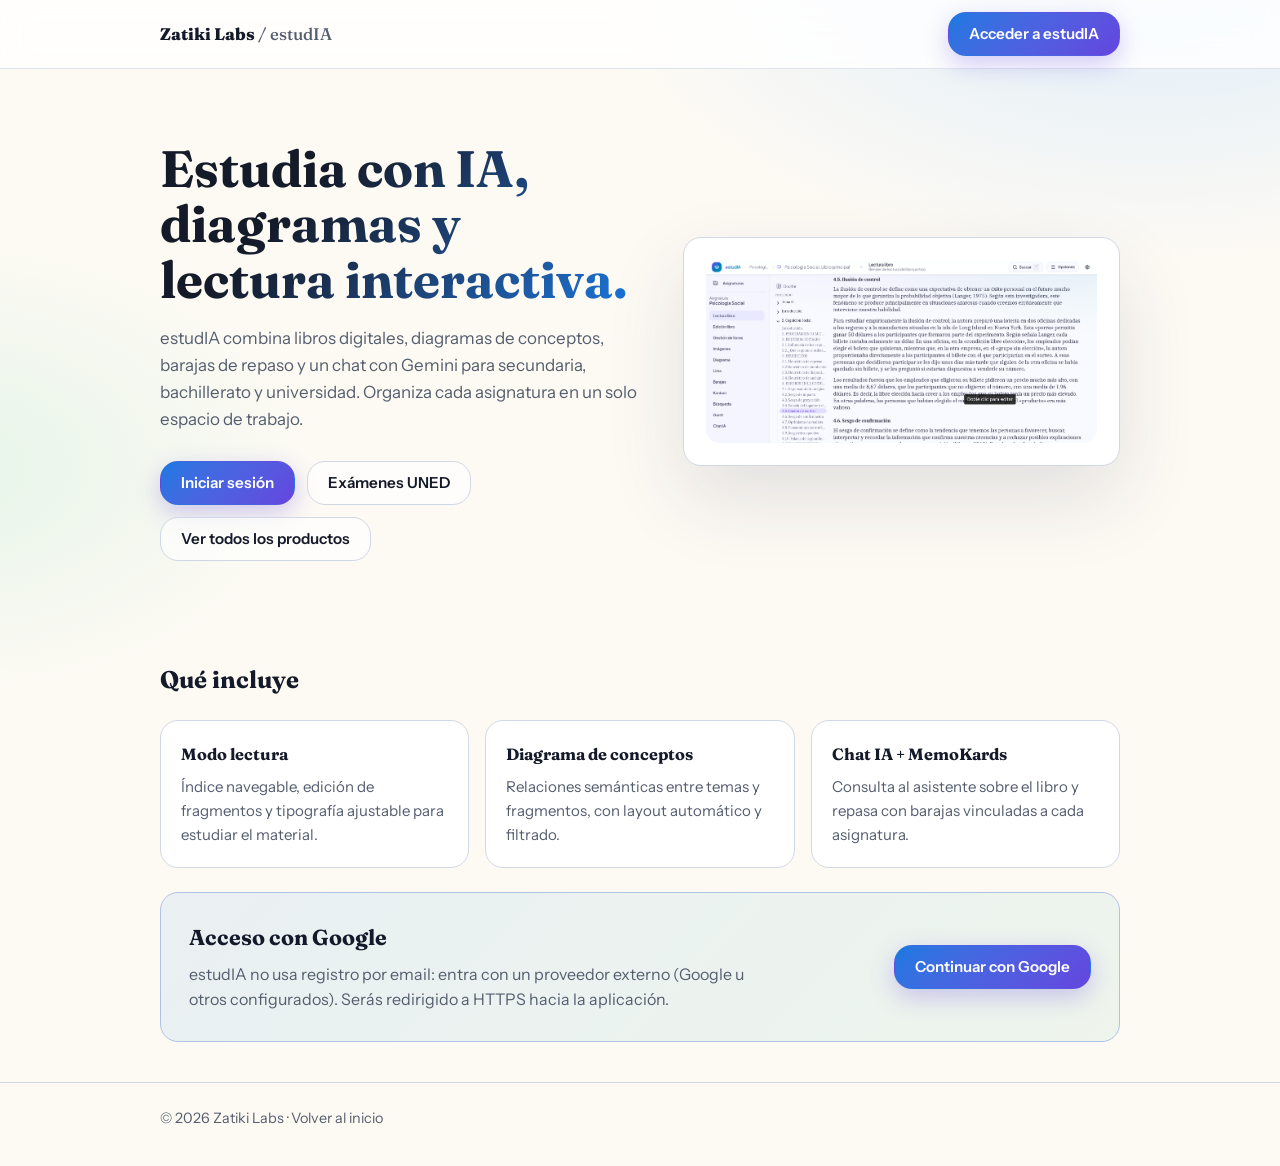
<file: estudia.html>
<!doctype html>
<html lang="es" data-theme="luminous">
<head>
  <meta charset="utf-8">
  <meta name="viewport" content="width=device-width, initial-scale=1">
  <title>estudIA — Plataforma de estudio con IA</title>
  <meta name="description" content="estudIA: lectura interactiva, diagramas de conceptos, barajas y chat IA para secundaria, bachillerato y universidad. Acceso con Google u otros proveedores OAuth.">
  <link rel="preconnect" href="https://fonts.googleapis.com">
  <link rel="preconnect" href="https://fonts.gstatic.com" crossorigin>
  <link href="https://fonts.googleapis.com/css2?family=Fraunces:ital,opsz,wght@9..144,500;9..144,700;9..144,800&family=Instrument+Sans:ital,wght@0,400;0,500;0,600;0,700;1,400&display=swap" rel="stylesheet">
  <style>
    :root, [data-theme="luminous"] {
      color-scheme: light;
      --bg: oklch(98.5% 0.008 85);
      --surface: oklch(100% 0 0);
      --tx: oklch(22% 0.03 265);
      --muted: oklch(48% 0.03 265);
      --brand: oklch(58% 0.18 255);
      --brand-2: oklch(52% 0.22 285);
      --accent: oklch(62% 0.14 165);
      --line: oklch(88% 0.02 265);
      --shadow: 0 20px 50px oklch(30% 0.04 265 / 0.08);
      --shadow-lg: 0 32px 80px oklch(30% 0.06 265 / 0.12);
      --radius: 18px;
      --font-display: "Fraunces", Georgia, serif;
      --font-body: "Instrument Sans", system-ui, sans-serif;
      --max: 960px;
    }
    *, *::before, *::after { box-sizing: border-box; }
    body {
      margin: 0;
      font-family: var(--font-body);
      color: var(--tx);
      background:
        radial-gradient(ellipse 80% 50% at 90% -5%, oklch(88% 0.08 255 / 0.45), transparent 55%),
        radial-gradient(ellipse 60% 40% at -5% 40%, oklch(90% 0.06 165 / 0.35), transparent 50%),
        var(--bg);
      line-height: 1.6;
    }
    a { color: inherit; text-decoration: none; }
    h1, h2, h3 { font-family: var(--font-display); font-weight: 700; text-wrap: balance; }
    .wrap { width: min(var(--max), 92vw); margin: 0 auto; }
    header {
      position: sticky; top: 0; z-index: 20;
      backdrop-filter: blur(16px) saturate(1.4);
      background: color-mix(in oklch, var(--surface) 82%, transparent);
      border-bottom: 1px solid color-mix(in oklch, var(--line) 70%, transparent);
    }
    .nav { display: flex; align-items: center; justify-content: space-between; min-height: 68px; gap: 16px; }
    .logo { font-family: var(--font-display); font-weight: 800; font-size: 1.05rem; }
    .logo span { color: var(--muted); font-weight: 500; }
    .btn {
      display: inline-flex; align-items: center; justify-content: center;
      min-height: 44px; padding: 0 20px; border-radius: var(--radius);
      border: 1px solid transparent; font-weight: 600; font-size: 0.95rem;
      transition: transform 160ms ease, box-shadow 160ms ease;
    }
    .btn-primary {
      background: linear-gradient(135deg, var(--brand), var(--brand-2));
      color: white; box-shadow: 0 8px 24px oklch(52% 0.22 285 / 0.28);
    }
    .btn-primary:hover { transform: translateY(-2px); }
    .btn-ghost { border-color: var(--line); background: color-mix(in oklch, var(--surface) 60%, transparent); }
    .hero { padding: 72px 0 40px; display: grid; grid-template-columns: 1.05fr 0.95fr; gap: 40px; align-items: center; }
    h1 {
      font-size: clamp(2.2rem, 4.5vw, 3.2rem); line-height: 1.08; margin: 0 0 18px;
      background: linear-gradient(135deg, var(--tx) 30%, var(--brand) 100%);
      -webkit-background-clip: text; background-clip: text; -webkit-text-fill-color: transparent;
    }
    .lead { color: var(--muted); margin: 0 0 28px; max-width: 52ch; font-size: 1.06rem; }
    .hero-actions { display: flex; gap: 12px; flex-wrap: wrap; }
    .hero-card {
      background: var(--surface); border: 1px solid var(--line); border-radius: var(--radius);
      padding: 22px; box-shadow: var(--shadow-lg);
    }
    .hero-card img { display: block; width: 100%; height: auto; border-radius: calc(var(--radius) - 4px); }
    section { padding: 40px 0; }
    .grid { display: grid; grid-template-columns: repeat(3, minmax(0, 1fr)); gap: 16px; }
    .card {
      background: var(--surface); border: 1px solid var(--line); border-radius: var(--radius); padding: 20px;
    }
    .card h3 { margin: 0 0 8px; font-size: 1.02rem; }
    .card p { margin: 0; color: var(--muted); font-size: 0.94rem; }
    .auth-box {
      margin-top: 24px; border: 1px solid color-mix(in oklch, var(--brand) 22%, var(--line));
      background: linear-gradient(135deg, oklch(58% 0.18 255 / 0.08), oklch(62% 0.14 165 / 0.06));
      border-radius: var(--radius); padding: 28px;
      display: flex; align-items: center; justify-content: space-between; gap: 20px; flex-wrap: wrap;
    }
    .auth-box p { margin: 6px 0 0; color: var(--muted); max-width: 52ch; }
    footer { border-top: 1px solid var(--line); color: var(--muted); padding: 24px 0 36px; font-size: 0.9rem; }
    @media (max-width: 800px) {
      .hero, .grid { grid-template-columns: 1fr; }
      .hero { padding-top: 48px; }
    }
  </style>
</head>
<body>
  <header>
    <div class="wrap nav">
      <a class="logo" href="index.html">Zatiki Labs <span>/ estudIA</span></a>
      <a class="btn btn-primary" href="https://10.10.10.1:3005" id="app-link">Acceder a estudIA</a>
    </div>
  </header>

  <main>
    <section class="wrap hero">
      <div>
        <h1>Estudia con IA, diagramas y lectura interactiva.</h1>
        <p class="lead">
          estudIA combina libros digitales, diagramas de conceptos, barajas de repaso y un chat con Gemini
          para secundaria, bachillerato y universidad. Organiza cada asignatura en un solo espacio de trabajo.
        </p>
        <div class="hero-actions">
          <a class="btn btn-primary" href="https://10.10.10.1:3005" id="app-link-hero">Iniciar sesión</a>
          <a class="btn btn-ghost" href="uned.html">Exámenes UNED</a>
          <a class="btn btn-ghost" href="index.html#productos">Ver todos los productos</a>
        </div>
      </div>
      <aside class="hero-card">
        <img src="assets/estudia-lectura.png" alt="estudIA en modo lectura con índice y fragmentos del libro" width="1913" height="897" loading="eager">
      </aside>
    </section>

    <section class="wrap">
      <h2>Qué incluye</h2>
      <div class="grid" style="margin-top:20px">
        <article class="card">
          <h3>Modo lectura</h3>
          <p>Índice navegable, edición de fragmentos y tipografía ajustable para estudiar el material.</p>
        </article>
        <article class="card">
          <h3>Diagrama de conceptos</h3>
          <p>Relaciones semánticas entre temas y fragmentos, con layout automático y filtrado.</p>
        </article>
        <article class="card">
          <h3>Chat IA + MemoKards</h3>
          <p>Consulta al asistente sobre el libro y repasa con barajas vinculadas a cada asignatura.</p>
        </article>
      </div>

      <div class="auth-box">
        <div>
          <h2 style="margin:0;font-size:1.35rem">Acceso con Google</h2>
          <p>
            estudIA no usa registro por email: entra con un proveedor externo (Google u otros configurados).
            Serás redirigido a HTTPS hacia la aplicación.
          </p>
        </div>
        <a class="btn btn-primary" href="https://10.10.10.1:3005/login" id="app-link-cta">Continuar con Google</a>
      </div>
    </section>
  </main>

  <footer>
    <div class="wrap">© <span id="year"></span> Zatiki Labs · <a href="index.html">Volver al inicio</a></div>
  </footer>

  <script>
    (function () {
      var appUrl = new URLSearchParams(location.search).get('app') || 'https://10.10.10.1:3005';
      try {
        var u = new URL(appUrl, location.href);
        if (u.protocol === 'http:') u.protocol = 'https:';
        appUrl = u.toString().replace(/\/$/, '');
      } catch (_) {}
      document.querySelectorAll('#app-link, #app-link-hero').forEach(function (el) {
        el.href = appUrl;
      });
      var cta = document.getElementById('app-link-cta');
      if (cta) cta.href = appUrl.replace(/\/$/, '') + '/login';
      document.getElementById('year').textContent = String(new Date().getFullYear());
    })();
  </script>
</body>
</html>
</file>
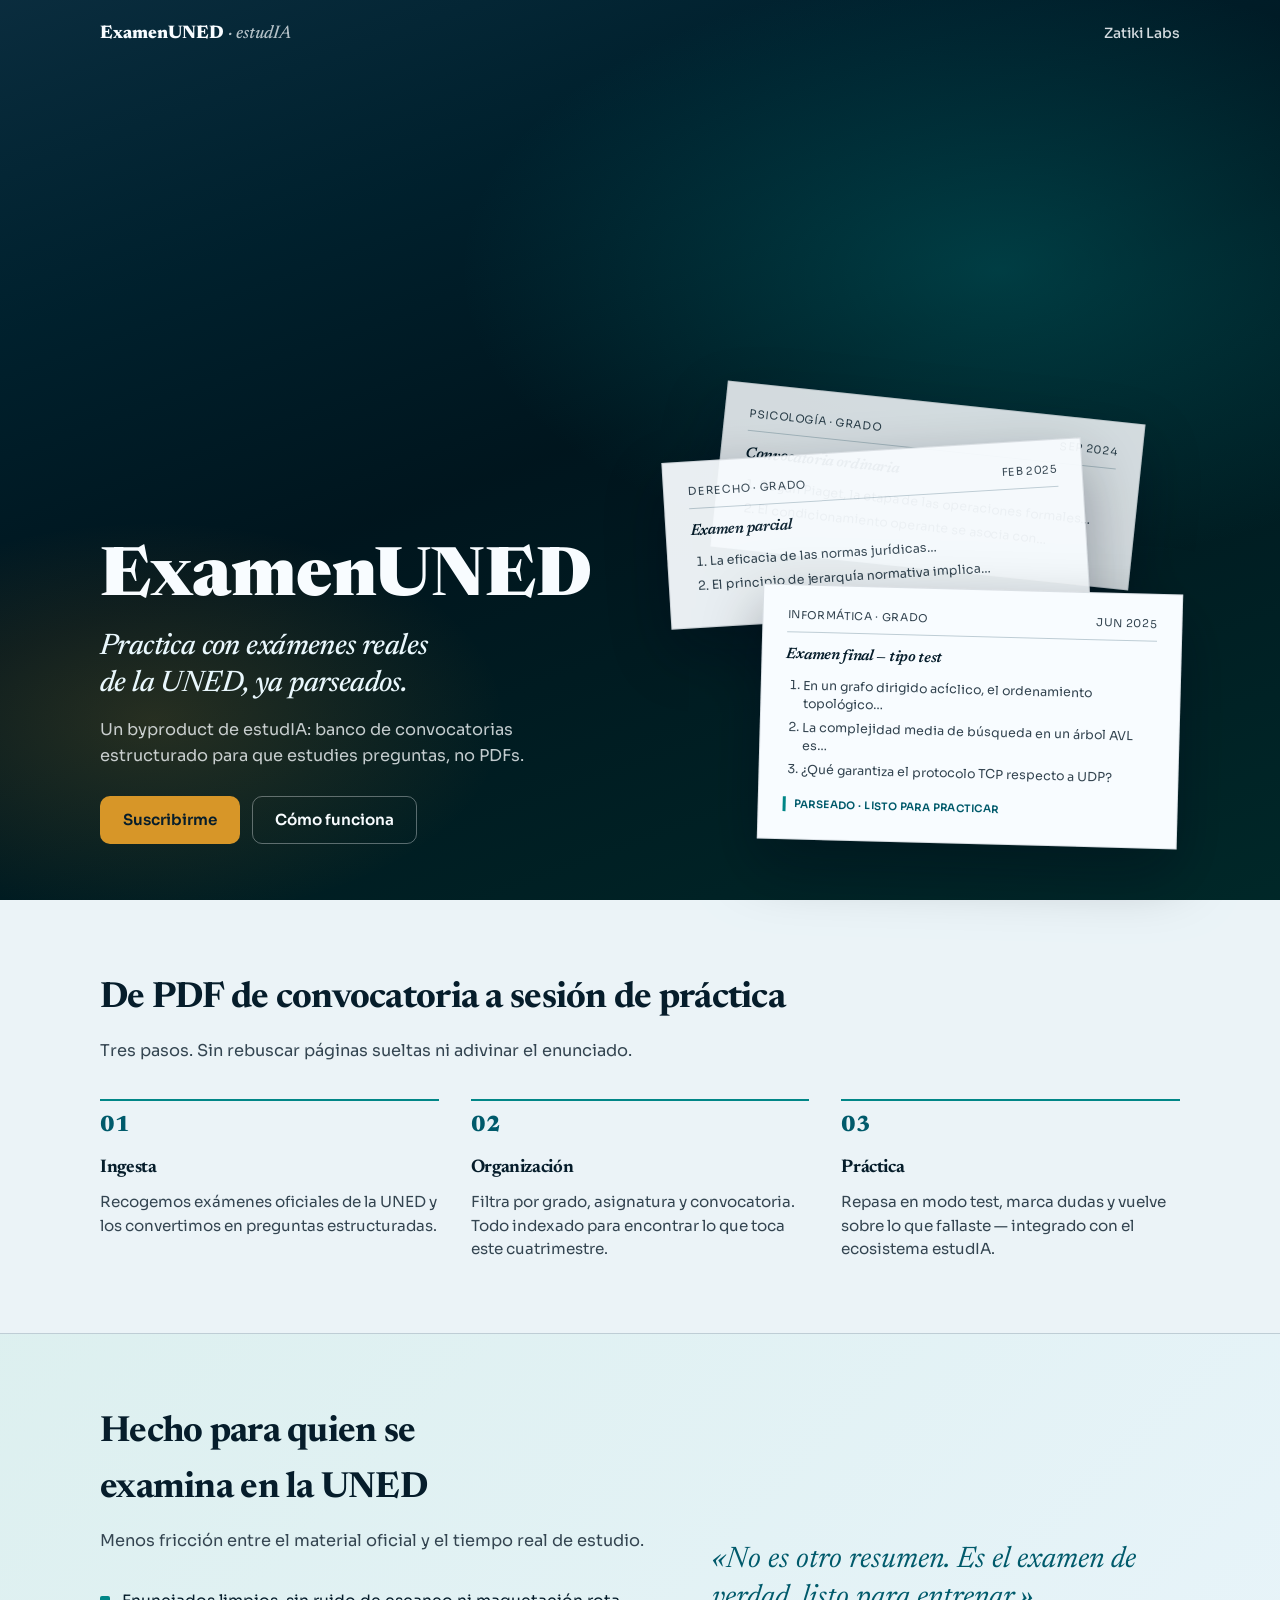
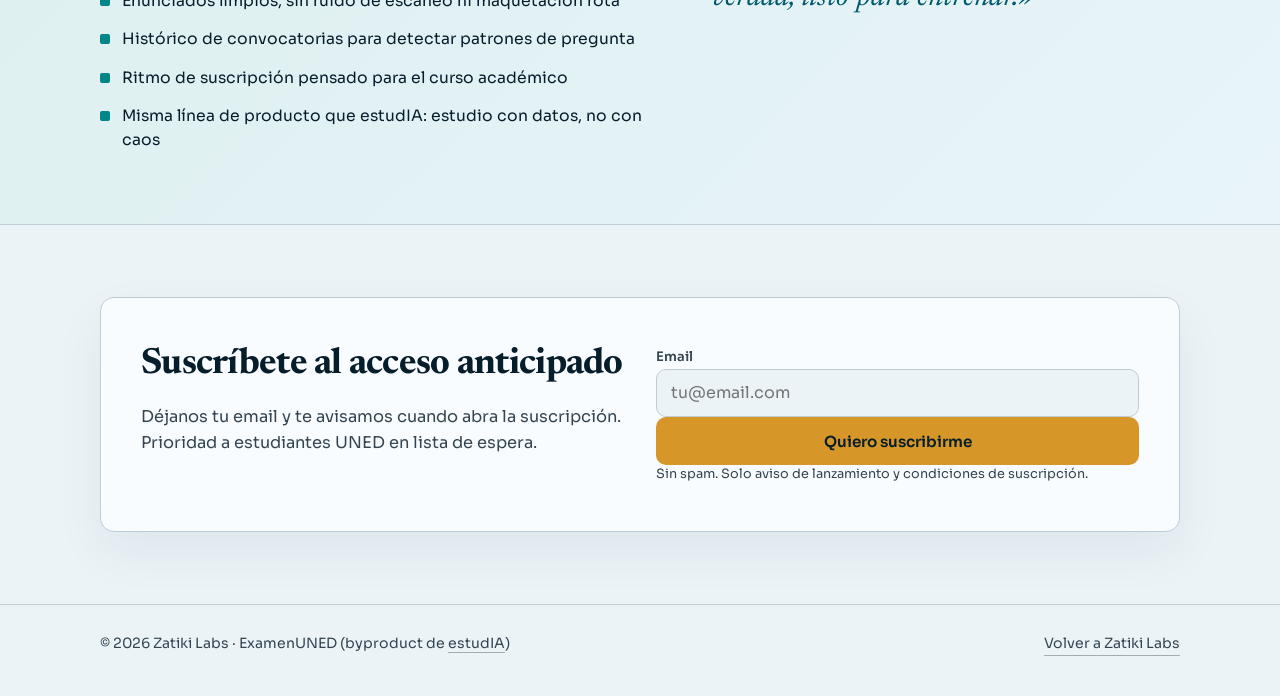
<file: uned.html>
<!doctype html>
<html lang="es">
<head>
  <meta charset="utf-8">
  <meta name="viewport" content="width=device-width, initial-scale=1">
  <title>ExamenUNED — Banco de exámenes UNED con estudIA</title>
  <meta name="description" content="ExamenUNED: exámenes reales de la UNED parseados y listos para practicar. Suscríbete y prepara tus convocatorias con un byproduct de estudIA.">
  <link rel="preconnect" href="https://fonts.googleapis.com">
  <link rel="preconnect" href="https://fonts.gstatic.com" crossorigin>
  <link href="https://fonts.googleapis.com/css2?family=Newsreader:ital,opsz,wght@0,6..72,500;0,6..72,700;0,6..72,800;1,6..72,500&family=Sora:wght@400;500;600;700&display=swap" rel="stylesheet">
  <style>
    :root {
      color-scheme: light;
      --ink: oklch(22% 0.04 240);
      --ink-soft: oklch(38% 0.03 240);
      --paper: oklch(96% 0.01 230);
      --sheet: oklch(99% 0.005 230);
      --line: oklch(84% 0.02 230);
      --teal: oklch(55% 0.12 195);
      --teal-deep: oklch(42% 0.1 210);
      --amber: oklch(72% 0.14 75);
      --font-display: "Newsreader", Georgia, serif;
      --font-body: "Sora", system-ui, sans-serif;
      --max: 1080px;
      --ease: cubic-bezier(0.22, 1, 0.36, 1);
    }

    *, *::before, *::after { box-sizing: border-box; }
    html { scroll-behavior: smooth; }
    body {
      margin: 0;
      font-family: var(--font-body);
      color: var(--ink);
      background: var(--paper);
      line-height: 1.55;
      overflow-x: hidden;
    }
    a { color: inherit; text-decoration: none; }
    h1, h2, h3 {
      font-family: var(--font-display);
      font-weight: 700;
      text-wrap: balance;
      letter-spacing: -0.02em;
    }
    .wrap { width: min(var(--max), 92vw); margin: 0 auto; }

    /* —— Header —— */
    .top {
      position: absolute; inset: 0 0 auto; z-index: 10;
      padding: 20px 0;
    }
    .nav {
      display: flex; align-items: center; justify-content: space-between; gap: 16px;
    }
    .nav-brand {
      font-family: var(--font-display);
      font-weight: 800;
      font-size: 1.15rem;
      color: var(--sheet);
    }
    .nav-brand em {
      font-style: italic;
      font-weight: 500;
      opacity: 0.72;
    }
    .nav a.ghost {
      color: color-mix(in oklch, var(--sheet) 85%, transparent);
      font-size: 0.88rem;
      font-weight: 500;
      border-bottom: 1px solid transparent;
      transition: border-color 200ms var(--ease);
    }
    .nav a.ghost:hover { border-color: color-mix(in oklch, var(--sheet) 50%, transparent); }

    /* —— Hero: one composition, full-bleed —— */
    .hero {
      position: relative;
      min-height: 100svh;
      display: grid;
      align-items: end;
      padding: 0 0 56px;
      color: var(--sheet);
      background:
        linear-gradient(160deg, oklch(28% 0.05 235) 0%, oklch(18% 0.04 220) 48%, oklch(24% 0.06 195) 100%);
      isolation: isolate;
    }
    .hero::before {
      content: "";
      position: absolute; inset: 0; z-index: 0;
      background:
        radial-gradient(ellipse 70% 55% at 78% 30%, oklch(55% 0.12 195 / 0.35), transparent 60%),
        radial-gradient(ellipse 50% 40% at 12% 80%, oklch(72% 0.14 75 / 0.18), transparent 55%);
      animation: atmosphere 14s ease-in-out infinite alternate;
    }
    @keyframes atmosphere {
      from { transform: scale(1) translate(0, 0); }
      to { transform: scale(1.06) translate(-1.5%, 1%); }
    }

    .hero-grid {
      position: relative; z-index: 1;
      display: grid;
      grid-template-columns: minmax(0, 1fr) minmax(0, 1.05fr);
      gap: clamp(28px, 5vw, 56px);
      align-items: end;
      width: min(var(--max), 92vw);
      margin: 0 auto;
      padding-top: 100px;
    }

    .hero-copy { max-width: 36rem; }
    .hero-copy .brand {
      font-family: var(--font-display);
      font-weight: 800;
      font-size: clamp(2.6rem, 6vw, 4.2rem);
      line-height: 0.95;
      margin: 0 0 18px;
      animation: rise 0.9s var(--ease) both;
    }
    .hero-copy h1 {
      font-size: clamp(1.35rem, 2.6vw, 1.85rem);
      font-weight: 500;
      font-style: italic;
      line-height: 1.25;
      margin: 0 0 14px;
      color: color-mix(in oklch, var(--sheet) 92%, var(--amber));
      animation: rise 0.9s var(--ease) 0.1s both;
    }
    .hero-copy .lead {
      margin: 0 0 28px;
      max-width: 42ch;
      font-size: 1.02rem;
      color: color-mix(in oklch, var(--sheet) 78%, transparent);
      animation: rise 0.9s var(--ease) 0.18s both;
    }
    .hero-actions {
      display: flex; flex-wrap: wrap; gap: 12px;
      animation: rise 0.9s var(--ease) 0.26s both;
    }
    @keyframes rise {
      from { opacity: 0; transform: translateY(18px); }
      to { opacity: 1; transform: translateY(0); }
    }

    .btn {
      display: inline-flex; align-items: center; justify-content: center;
      min-height: 48px; padding: 0 22px;
      border-radius: 10px; border: 1px solid transparent;
      font-family: var(--font-body); font-weight: 600; font-size: 0.95rem;
      cursor: pointer; transition: transform 180ms var(--ease), background 180ms ease, border-color 180ms ease;
    }
    .btn:hover { transform: translateY(-2px); }
    .btn-primary {
      background: var(--amber);
      color: var(--ink);
    }
    .btn-primary:hover { background: color-mix(in oklch, var(--amber) 88%, white); }
    .btn-ghost {
      background: transparent;
      border-color: color-mix(in oklch, var(--sheet) 35%, transparent);
      color: var(--sheet);
    }
    .btn-ghost:hover { border-color: color-mix(in oklch, var(--sheet) 70%, transparent); }

    /* Exam sheets as dominant visual */
    .hero-stage {
      position: relative;
      min-height: min(58vh, 480px);
      animation: float-stage 7s ease-in-out infinite;
    }
    @keyframes float-stage {
      0%, 100% { transform: translateY(0); }
      50% { transform: translateY(-10px); }
    }
    .sheet {
      position: absolute;
      width: min(100%, 420px);
      background: var(--sheet);
      color: var(--ink);
      border: 1px solid color-mix(in oklch, var(--ink) 12%, transparent);
      padding: 22px 24px 26px;
      box-shadow: 0 24px 60px oklch(12% 0.04 240 / 0.35);
      font-size: 0.78rem;
      line-height: 1.45;
    }
    .sheet--back {
      right: 8%; top: 8%;
      transform: rotate(6deg);
      opacity: 0.88;
      filter: brightness(0.97);
    }
    .sheet--mid {
      right: 18%; top: 18%;
      transform: rotate(-3.5deg);
      opacity: 0.94;
    }
    .sheet--front {
      right: 0; bottom: 0;
      transform: rotate(1.5deg);
      z-index: 2;
    }
    .sheet .meta {
      display: flex; justify-content: space-between; gap: 8px;
      font-size: 0.68rem; text-transform: uppercase; letter-spacing: 0.06em;
      color: var(--ink-soft); margin-bottom: 12px;
      border-bottom: 1px solid var(--line); padding-bottom: 8px;
    }
    .sheet h3 {
      font-size: 0.95rem; margin: 0 0 10px; font-style: italic; font-weight: 600;
    }
    .sheet ol { margin: 0; padding-left: 1.1rem; color: var(--ink-soft); }
    .sheet li { margin-bottom: 6px; }
    .sheet .tag {
      display: inline-block; margin-top: 12px;
      font-size: 0.65rem; font-weight: 600; letter-spacing: 0.04em;
      text-transform: uppercase; color: var(--teal-deep);
      border-left: 3px solid var(--teal); padding-left: 8px;
    }

    /* —— Sections —— */
    section.block { padding: 72px 0; }
    section.block h2 {
      font-size: clamp(1.7rem, 3vw, 2.25rem);
      margin: 0 0 10px;
    }
    section.block .sub {
      margin: 0 0 36px;
      color: var(--ink-soft);
      max-width: 48ch;
      font-size: 1.02rem;
    }

    .steps {
      display: grid;
      grid-template-columns: repeat(3, minmax(0, 1fr));
      gap: 28px 32px;
      counter-reset: step;
    }
    .steps article {
      position: relative;
      padding-top: 8px;
      border-top: 2px solid var(--teal);
    }
    .steps article::before {
      counter-increment: step;
      content: "0" counter(step);
      display: block;
      font-family: var(--font-display);
      font-weight: 800;
      font-size: 1.4rem;
      color: var(--teal-deep);
      margin-bottom: 10px;
    }
    .steps h3 { margin: 0 0 8px; font-size: 1.15rem; }
    .steps p { margin: 0; color: var(--ink-soft); font-size: 0.95rem; }

    .promise {
      background:
        linear-gradient(135deg, oklch(94% 0.02 195), oklch(96% 0.015 230));
      border-top: 1px solid var(--line);
      border-bottom: 1px solid var(--line);
    }
    .promise-grid {
      display: grid;
      grid-template-columns: 1.1fr 0.9fr;
      gap: 40px;
      align-items: center;
    }
    .promise ul {
      list-style: none; margin: 0; padding: 0;
      display: grid; gap: 14px;
    }
    .promise li {
      display: grid;
      grid-template-columns: 10px 1fr;
      gap: 12px;
      align-items: start;
      font-size: 0.98rem;
    }
    .promise li::before {
      content: "";
      width: 10px; height: 10px; margin-top: 0.45em;
      background: var(--teal);
      border-radius: 2px;
    }
    .promise-aside {
      font-family: var(--font-display);
      font-size: clamp(1.4rem, 2.5vw, 1.85rem);
      font-style: italic;
      line-height: 1.3;
      margin: 0;
      color: var(--teal-deep);
    }

    /* Subscribe = interaction container */
    .subscribe {
      scroll-margin-top: 24px;
    }
    .subscribe-panel {
      background: var(--sheet);
      border: 1px solid var(--line);
      border-radius: 14px;
      padding: clamp(28px, 4vw, 40px);
      display: grid;
      grid-template-columns: 1fr 1fr;
      gap: 32px;
      align-items: center;
      box-shadow: 0 20px 50px oklch(22% 0.04 240 / 0.06);
    }
    .subscribe-panel h2 { margin-bottom: 8px; }
    .subscribe-panel .sub { margin-bottom: 0; }
    .subscribe-form { display: grid; gap: 12px; }
    .subscribe-form label {
      font-size: 0.82rem; font-weight: 600; color: var(--ink-soft);
    }
    .subscribe-form input[type="email"] {
      width: 100%;
      min-height: 48px;
      padding: 0 14px;
      border: 1px solid var(--line);
      border-radius: 10px;
      font: inherit;
      background: var(--paper);
      color: var(--ink);
    }
    .subscribe-form input:focus {
      outline: 2px solid color-mix(in oklch, var(--teal) 55%, transparent);
      outline-offset: 2px;
    }
    .subscribe-form .btn-primary { width: 100%; }
    .form-note {
      margin: 0;
      font-size: 0.8rem;
      color: var(--ink-soft);
    }
    .form-ok {
      display: none;
      padding: 16px;
      border-radius: 10px;
      background: color-mix(in oklch, var(--teal) 12%, var(--paper));
      color: var(--teal-deep);
      font-weight: 500;
    }
    .subscribe-form.is-done .fields { display: none; }
    .subscribe-form.is-done .form-ok { display: block; }

    footer {
      padding: 28px 0 40px;
      border-top: 1px solid var(--line);
      color: var(--ink-soft);
      font-size: 0.88rem;
    }
    footer .wrap {
      display: flex; flex-wrap: wrap; gap: 12px 24px;
      justify-content: space-between; align-items: center;
    }
    footer a { border-bottom: 1px solid color-mix(in oklch, var(--ink-soft) 40%, transparent); }

    .reveal {
      opacity: 0;
      transform: translateY(16px);
      transition: opacity 0.7s var(--ease), transform 0.7s var(--ease);
    }
    .reveal.is-in {
      opacity: 1;
      transform: none;
    }

    @media (max-width: 860px) {
      .hero { align-items: start; padding-bottom: 40px; }
      .hero-grid {
        grid-template-columns: 1fr;
        padding-top: 88px;
      }
      .hero-stage {
        order: -1;
        min-height: 280px;
        margin-bottom: 8px;
      }
      .sheet { width: min(100%, 320px); font-size: 0.72rem; padding: 16px 18px; }
      .sheet--back { right: 4%; top: 0; }
      .sheet--mid { right: 12%; top: 12%; }
      .sheet--front { right: 0; bottom: 0; }
      .steps, .promise-grid, .subscribe-panel { grid-template-columns: 1fr; }
    }

    @media (prefers-reduced-motion: reduce) {
      *, *::before, *::after {
        animation-duration: 0.01ms !important;
        animation-iteration-count: 1 !important;
        transition-duration: 0.01ms !important;
      }
      .reveal { opacity: 1; transform: none; }
    }
  </style>
</head>
<body>
  <header class="top">
    <div class="wrap nav">
      <a class="nav-brand" href="uned.html">ExamenUNED <em>· estudIA</em></a>
      <a class="ghost" href="index.html">Zatiki Labs</a>
    </div>
  </header>

  <main>
    <section class="hero" aria-label="Presentación">
      <div class="hero-grid">
        <div class="hero-copy">
          <p class="brand">ExamenUNED</p>
          <h1>Practica con exámenes reales de la UNED, ya parseados.</h1>
          <p class="lead">
            Un byproduct de estudIA: banco de convocatorias estructurado para que estudies preguntas, no PDFs.
          </p>
          <div class="hero-actions">
            <a class="btn btn-primary" href="#suscribirse">Suscribirme</a>
            <a class="btn btn-ghost" href="#como-funciona">Cómo funciona</a>
          </div>
        </div>

        <div class="hero-stage" aria-hidden="true">
          <div class="sheet sheet--back">
            <div class="meta"><span>Psicología · Grado</span><span>Sep 2024</span></div>
            <h3>Convocatoria ordinaria</h3>
            <ol>
              <li>Según Piaget, la etapa de las operaciones formales…</li>
              <li>El condicionamiento operante se asocia con…</li>
            </ol>
          </div>
          <div class="sheet sheet--mid">
            <div class="meta"><span>Derecho · Grado</span><span>Feb 2025</span></div>
            <h3>Examen parcial</h3>
            <ol>
              <li>La eficacia de las normas jurídicas…</li>
              <li>El principio de jerarquía normativa implica…</li>
            </ol>
          </div>
          <div class="sheet sheet--front">
            <div class="meta"><span>Informática · Grado</span><span>Jun 2025</span></div>
            <h3>Examen final — tipo test</h3>
            <ol>
              <li>En un grafo dirigido acíclico, el ordenamiento topológico…</li>
              <li>La complejidad media de búsqueda en un árbol AVL es…</li>
              <li>¿Qué garantiza el protocolo TCP respecto a UDP?</li>
            </ol>
            <span class="tag">Parseado · listo para practicar</span>
          </div>
        </div>
      </div>
    </section>

    <section id="como-funciona" class="block wrap reveal">
      <h2>De PDF de convocatoria a sesión de práctica</h2>
      <p class="sub">Tres pasos. Sin rebuscar páginas sueltas ni adivinar el enunciado.</p>
      <div class="steps">
        <article>
          <h3>Ingesta</h3>
          <p>Recogemos exámenes oficiales de la UNED y los convertimos en preguntas estructuradas.</p>
        </article>
        <article>
          <h3>Organización</h3>
          <p>Filtra por grado, asignatura y convocatoria. Todo indexado para encontrar lo que toca este cuatrimestre.</p>
        </article>
        <article>
          <h3>Práctica</h3>
          <p>Repasa en modo test, marca dudas y vuelve sobre lo que fallaste — integrado con el ecosistema estudIA.</p>
        </article>
      </div>
    </section>

    <section class="block promise reveal">
      <div class="wrap promise-grid">
        <div>
          <h2>Hecho para quien se examina en la UNED</h2>
          <p class="sub">Menos fricción entre el material oficial y el tiempo real de estudio.</p>
          <ul>
            <li>Enunciados limpios, sin ruido de escaneo ni maquetación rota</li>
            <li>Histórico de convocatorias para detectar patrones de pregunta</li>
            <li>Ritmo de suscripción pensado para el curso académico</li>
            <li>Misma línea de producto que estudIA: estudio con datos, no con caos</li>
          </ul>
        </div>
        <p class="promise-aside">
          «No es otro resumen. Es el examen de verdad, listo para entrenar.»
        </p>
      </div>
    </section>

    <section id="suscribirse" class="block wrap subscribe reveal">
      <div class="subscribe-panel">
        <div>
          <h2>Suscríbete al acceso anticipado</h2>
          <p class="sub">
            Déjanos tu email y te avisamos cuando abra la suscripción.
            Prioridad a estudiantes UNED en lista de espera.
          </p>
        </div>
        <form class="subscribe-form" id="waitlist" novalidate>
          <div class="fields">
            <label for="email">Email</label>
            <input id="email" name="email" type="email" autocomplete="email" required placeholder="tu@email.com" inputmode="email">
            <button class="btn btn-primary" type="submit">Quiero suscribirme</button>
            <p class="form-note">Sin spam. Solo aviso de lanzamiento y condiciones de suscripción.</p>
          </div>
          <p class="form-ok" role="status" id="form-ok">
            Gracias. Estás en la lista de espera de ExamenUNED.
          </p>
        </form>
      </div>
    </section>
  </main>

  <footer>
    <div class="wrap">
      <span>© <span id="year"></span> Zatiki Labs · ExamenUNED (byproduct de <a href="estudia.html">estudIA</a>)</span>
      <a href="index.html">Volver a Zatiki Labs</a>
    </div>
  </footer>

  <script>
    (function () {
      document.getElementById('year').textContent = String(new Date().getFullYear());

      var form = document.getElementById('waitlist');
      var email = document.getElementById('email');
      var key = 'examenuned-waitlist';

      try {
        if (localStorage.getItem(key)) form.classList.add('is-done');
      } catch (_) {}

      form.addEventListener('submit', function (e) {
        e.preventDefault();
        var value = (email.value || '').trim();
        if (!value || !email.checkValidity()) {
          email.focus();
          email.reportValidity();
          return;
        }
        try {
          localStorage.setItem(key, JSON.stringify({ email: value, at: Date.now() }));
        } catch (_) {}
        form.classList.add('is-done');
        var subject = encodeURIComponent('Lista de espera ExamenUNED');
        var body = encodeURIComponent('Quiero suscribirme a ExamenUNED.\nEmail: ' + value);
        window.location.href = 'mailto:contacto@zatikilabs.com?subject=' + subject + '&body=' + body;
      });

      if (window.matchMedia('(prefers-reduced-motion: reduce)').matches) return;
      var nodes = document.querySelectorAll('.reveal');
      if (!('IntersectionObserver' in window)) {
        nodes.forEach(function (n) { n.classList.add('is-in'); });
        return;
      }
      var io = new IntersectionObserver(function (entries) {
        entries.forEach(function (entry) {
          if (entry.isIntersecting) {
            entry.target.classList.add('is-in');
            io.unobserve(entry.target);
          }
        });
      }, { threshold: 0.18 });
      nodes.forEach(function (n) { io.observe(n); });
    })();
  </script>
</body>
</html>
</file>
